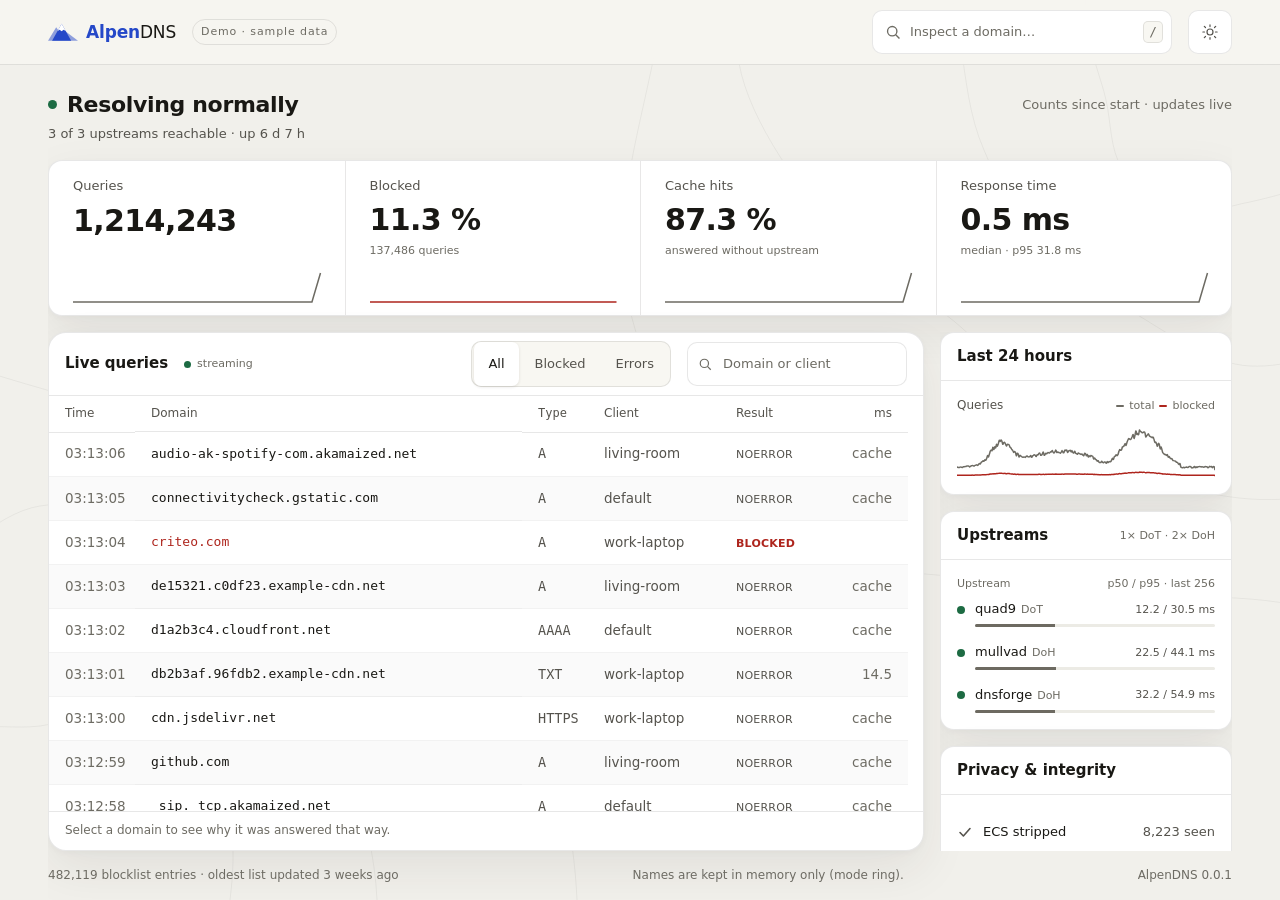
<file: index.html>
<!DOCTYPE html>
<html lang="en">
<head>
<meta charset="utf-8">
<meta name="viewport" content="width=device-width, initial-scale=1">
<title>AlpenDNS</title>
<style>
:root {
  color-scheme: light;

  --ground: #f1f0eb;
  --surface: #ffffff;
  --surface-2: #f8f7f2;
  --surface-3: #ecebe5;
  --glass: rgba(247, 246, 241, 0.86);
  --glass-strong: rgba(251, 250, 246, 0.92);
  --edge: rgba(255, 255, 255, 0.9);
  --hairline: rgba(25, 24, 20, 0.10);
  --hairline-strong: rgba(25, 24, 20, 0.20);
  --hairline-soft: rgba(25, 24, 20, 0.055);
  --shadow:
    0 18px 48px rgba(48, 42, 32, 0.08),
    0 2px 8px rgba(48, 42, 32, 0.04);
  --shadow-sheet:
    0 32px 80px rgba(48, 42, 32, 0.18),
    0 4px 16px rgba(48, 42, 32, 0.08);
  --blur: blur(20px) saturate(140%);

  --text: #191814;
  --muted: #55534d;
  --faint: #6d6b63;
  --accent: #2548c8;
  --accent-soft: rgba(37, 72, 200, 0.09);
  --on-accent: #ffffff;
  --danger: #ae251d;
  --warn: #7a4a00;
  --success: #1d6b43;
  --selection: #ebedfa;
  --row-alt: rgba(25, 24, 20, 0.018);
  --row-hover: rgba(37, 72, 200, 0.05);
  --contour: rgba(25, 24, 20, 0.05);

  --band-1: #6d6a61;
  --band-2: #8a877d;
  --band-3: #aaa79c;
  --band-4: #cbc8bd;

  --sans: system-ui, -apple-system, "Segoe UI", Roboto, "Helvetica Neue", Arial, sans-serif;
  --mono: ui-monospace, SFMono-Regular, "SF Mono", Menlo, Consolas,
    "DejaVu Sans Mono", "Ubuntu Mono", "Noto Sans Mono", "Cascadia Mono", monospace;

  --t-micro: 0.6875rem;
  --t-small: 0.8125rem;
  --t-body: 0.9375rem;
  --t-mark: 1.0625rem;
  --t-figure: 1.875rem;
  --t-lead: 1.375rem;

  --s-4: 0.25rem;
  --s-8: 0.5rem;
  --s-16: 1rem;
  --s-24: 1.5rem;
  --s-32: 2rem;
  --s-48: 3rem;

  --page: 1400px;
  --radius: 14px;
  --radius-large: 18px;
}

:root[data-theme="dark"] {
  color-scheme: dark;

  --ground: #1b1a18;
  --surface: #232220;
  --surface-2: #262523;
  --surface-3: #2d2b28;
  --glass: rgba(35, 34, 32, 0.86);
  --glass-strong: rgba(36, 35, 33, 0.93);
  --edge: rgba(255, 255, 255, 0.08);
  --hairline: rgba(255, 255, 255, 0.10);
  --hairline-strong: rgba(255, 255, 255, 0.22);
  --hairline-soft: rgba(255, 255, 255, 0.055);
  --shadow:
    0 18px 48px rgba(0, 0, 0, 0.35),
    0 2px 8px rgba(0, 0, 0, 0.20);
  --shadow-sheet:
    0 32px 80px rgba(0, 0, 0, 0.55),
    0 4px 16px rgba(0, 0, 0, 0.30);

  --text: #f2efe9;
  --muted: #bcb7ad;
  --faint: #a5a097;
  --accent: #9db4ff;
  --accent-soft: rgba(157, 180, 255, 0.14);
  --on-accent: #14161f;
  --danger: #ff9a90;
  --warn: #e6b062;
  --success: #7fd3a6;
  --selection: rgba(157, 180, 255, 0.16);
  --row-alt: rgba(255, 255, 255, 0.022);
  --row-hover: rgba(157, 180, 255, 0.08);
  --contour: rgba(255, 255, 255, 0.055);

  --band-1: #b9b4aa;
  --band-2: #928e85;
  --band-3: #6e6b64;
  --band-4: #4b4944;
}

*,
*::before,
*::after {
  box-sizing: border-box;
}

[hidden] {
  display: none !important;
}

html,
body {
  height: 100%;
}

body {
  margin: 0;
  background: var(--ground);
  color: var(--text);
  font-family: var(--sans);
  font-size: var(--t-body);
  line-height: 1.45;
  -webkit-font-smoothing: antialiased;
  overflow: hidden;
}

h1,
h2,
p,
figure,
ol,
ul,
dl,
dd {
  margin: 0;
}

ul,
ol {
  padding: 0;
  list-style: none;
}

button,
input {
  font: inherit;
  color: inherit;
}

button {
  cursor: pointer;
}

a {
  color: var(--accent);
}

code,
kbd {
  font-family: var(--mono);
  font-size: 0.85em;
}

kbd {
  border: 1px solid var(--hairline);
  border-radius: 5px;
  padding: 1px 5px;
  color: var(--faint);
  background: var(--surface-2);
}

svg {
  display: block;
}

:focus-visible {
  outline: 2px solid var(--accent);
  outline-offset: 2px;
}

.sr-only {
  position: absolute;
  width: 1px;
  height: 1px;
  margin: -1px;
  padding: 0;
  overflow: hidden;
  clip-path: inset(50%);
  white-space: nowrap;
  border: 0;
}

.wrap {
  width: min(calc(100% - 96px), var(--page));
  margin-inline: auto;
}

.ground {
  position: fixed;
  inset: 0;
  z-index: -1;
  background: var(--ground);
  overflow: hidden;
}

.contours {
  position: absolute;
  inset: 0;
  width: 100%;
  height: 100%;
  color: var(--contour);
}

.shell {
  display: grid;
  grid-template-rows: auto minmax(0, 1fr);
  height: 100dvh;
  overflow: hidden;
}

.topbar {
  position: sticky;
  top: 0;
  z-index: 20;
  background: var(--glass);
  backdrop-filter: var(--blur);
  border-bottom: 1px solid var(--hairline);
}

.topbar-inner {
  display: flex;
  align-items: center;
  gap: var(--s-16);
  height: 64px;
}

.mark {
  display: flex;
  align-items: center;
  gap: var(--s-8);
  font-size: var(--t-mark);
  letter-spacing: -0.01em;
}

.logo {
  width: 30px;
  height: 18px;
}

.logo path {
  stroke: none;
}

.logo .ridge-back {
  fill: var(--accent);
  opacity: 0.5;
}

.logo .ridge-front {
  fill: var(--accent);
}

.logo .snow {
  fill: var(--on-accent);
}

.wordmark {
  font-weight: 500;
}

.wordmark b {
  color: var(--accent);
  font-weight: 650;
}

.command-trigger {
  display: flex;
  align-items: center;
  gap: var(--s-8);
  margin-left: auto;
  width: 300px;
  height: 44px;
  padding: 0 var(--s-8) 0 12px;
  border: 1px solid var(--hairline);
  border-radius: 10px;
  background: var(--surface);
  color: var(--faint);
  text-align: left;
  transition: border-color 120ms ease, color 120ms ease;
}

.command-trigger:hover {
  border-color: var(--hairline-strong);
  color: var(--muted);
}

.command-trigger svg {
  width: 17px;
  height: 17px;
  fill: none;
  stroke: currentColor;
  stroke-width: 1.6;
  flex: none;
}

.command-trigger span {
  flex: 1;
  font-size: var(--t-small);
  overflow: hidden;
  text-overflow: ellipsis;
  white-space: nowrap;
}

.theme-toggle {
  display: grid;
  place-items: center;
  width: 44px;
  height: 44px;
  border: 1px solid var(--hairline);
  border-radius: 10px;
  background: var(--surface);
  color: var(--muted);
  transition: color 120ms ease, border-color 120ms ease;
}

.theme-toggle:hover {
  color: var(--text);
}

.theme-toggle svg {
  width: 18px;
  height: 18px;
  fill: none;
  stroke: currentColor;
  stroke-width: 1.6;
  stroke-linecap: round;
}

.icon-moon {
  display: none;
}

:root[data-theme="dark"] .icon-sun {
  display: none;
}

:root[data-theme="dark"] .icon-moon {
  display: block;
}

.main {
  display: grid;
  grid-template-rows: auto auto minmax(0, 1fr) auto;
  gap: var(--s-16);
  min-height: 0;
  padding-block: var(--s-24) var(--s-16);
  overflow: hidden;
}

.statusline {
  display: grid;
  gap: var(--s-4);
}

.verdict-row {
  display: flex;
  align-items: baseline;
  justify-content: space-between;
  gap: var(--s-16);
}

.verdict {
  display: flex;
  align-items: center;
  gap: 10px;
  font-size: var(--t-lead);
  font-weight: 600;
  letter-spacing: -0.015em;
}

.status-detail {
  color: var(--muted);
  font-size: var(--t-small);
}

.live-note {
  color: var(--faint);
  font-size: var(--t-small);
  font-variant-numeric: tabular-nums;
}

.dot {
  width: 9px;
  height: 9px;
  border-radius: 50%;
  background: var(--muted);
  flex: none;
}

.dot.is-live {
  background: var(--success);
}

.dot.is-stale {
  background: transparent;
  border: 1.5px solid var(--muted);
}

.metrics {
  display: grid;
  grid-template-columns: repeat(4, minmax(0, 1fr));
  background: var(--surface);
  border: 1px solid var(--hairline);
  border-radius: var(--radius);
  box-shadow: var(--shadow);
}

.metric {
  display: grid;
  grid-template-rows: auto auto auto 38px;
  row-gap: 2px;
  min-width: 0;
  padding: var(--s-16) var(--s-24);
}

.metric + .metric {
  border-left: 1px solid var(--hairline);
}

.metric-label {
  color: var(--muted);
  font-size: var(--t-small);
}

.metric-value {
  font-size: var(--t-figure);
  font-weight: 600;
  letter-spacing: -0.02em;
  font-variant-numeric: tabular-nums;
  white-space: nowrap;
}

.metric-sub {
  min-height: 1.15em;
  color: var(--faint);
  font-size: var(--t-micro);
  font-variant-numeric: tabular-nums;
}

.spark {
  width: 100%;
  height: 36px;
  margin-top: var(--s-8);
  overflow: visible;
}

.spark path {
  fill: none;
  stroke: var(--faint);
  stroke-width: 1.5;
}

.spark .line-blocked {
  stroke: var(--danger);
}

.layout {
  display: grid;
  grid-template-columns: minmax(0, 3fr) minmax(0, 1fr);
  gap: var(--s-16);
  min-height: 0;
}

.panel {
  background: var(--surface);
  border: 1px solid var(--hairline);
  border-radius: var(--radius);
  box-shadow: var(--shadow);
}

.queries {
  display: grid;
  grid-template-rows: auto minmax(0, 1fr) auto;
  min-height: 0;
  border-radius: var(--radius-large);
}

.panel-head {
  display: flex;
  align-items: center;
  gap: var(--s-16);
  min-height: 60px;
  padding: var(--s-8) var(--s-16);
  border-bottom: 1px solid var(--hairline);
}

.panel-head h2 {
  font-size: 0.9375rem;
  font-weight: 600;
}

.panel-body {
  padding: var(--s-16);
}

.head-title {
  display: flex;
  align-items: center;
  gap: var(--s-16);
  min-width: 0;
}

.stream-flag {
  display: inline-flex;
  align-items: center;
  gap: 6px;
  color: var(--faint);
  font-size: var(--t-micro);
}

.stream-flag .dot {
  width: 7px;
  height: 7px;
  background: var(--success);
}

.stream-flag.is-off .dot {
  background: var(--muted);
}

.filters {
  display: flex;
  gap: 2px;
  margin-left: auto;
  padding: 0 2px;
  border: 1px solid var(--hairline);
  border-radius: 10px;
  background: var(--surface-2);
}

.chip {
  height: 44px;
  min-height: 44px;
  padding: 0 14px;
  border: 0;
  border-radius: 7px;
  background: transparent;
  color: var(--muted);
  font-size: var(--t-small);
  transition: background-color 120ms ease, color 120ms ease;
}

.chip:hover {
  color: var(--text);
}

.chip.is-active {
  background: var(--surface);
  color: var(--text);
  box-shadow: 0 1px 3px rgba(48, 42, 32, 0.12);
}

.search {
  display: flex;
  align-items: center;
  gap: var(--s-8);
  width: 220px;
  height: 44px;
  padding: 0 10px;
  border: 1px solid var(--hairline);
  border-radius: 10px;
  background: var(--surface);
  color: var(--faint);
}

.search svg {
  width: 15px;
  height: 15px;
  fill: none;
  stroke: currentColor;
  stroke-width: 1.6;
  flex: none;
}

.search input {
  width: 100%;
  min-width: 0;
  border: 0;
  background: transparent;
  font-size: var(--t-small);
  outline: none;
}

.search input::placeholder {
  color: var(--faint);
}

.log {
  position: relative;
  min-height: 0;
  overflow-y: scroll;
  scrollbar-gutter: stable;
}

.log-table {
  width: 100%;
  border-collapse: collapse;
  table-layout: fixed;
}

.log-table th {
  position: sticky;
  top: 0;
  z-index: 2;
  height: 36px;
  padding: 0 var(--s-16);
  border-bottom: 1px solid var(--hairline);
  background: var(--surface);
  color: var(--muted);
  font-size: 0.75rem;
  font-weight: 500;
  text-align: left;
}

.log-table td {
  height: 44px;
  padding: 0 var(--s-16);
  border-bottom: 1px solid var(--hairline-soft);
  font-size: 0.84375rem;
  vertical-align: middle;
}

.log-table tbody tr {
  transition: background-color 120ms ease;
}

.log-table tbody tr:nth-child(even) {
  background: var(--row-alt);
}

.log-table tbody tr:hover {
  background: var(--row-hover);
}

.log-table tbody tr.is-selected {
  background: var(--selection);
}

.c-time {
  width: 86px;
  color: var(--faint);
  font-variant-numeric: tabular-nums;
}

.c-type {
  width: 66px;
  color: var(--muted);
  font-family: var(--mono);
  font-size: 0.75rem;
}

.c-client {
  width: 132px;
  color: var(--muted);
  overflow: hidden;
  text-overflow: ellipsis;
  white-space: nowrap;
}

.c-result {
  width: 112px;
}

.c-ms {
  width: 76px;
  text-align: right;
  color: var(--faint);
  font-variant-numeric: tabular-nums;
}

.log-table th.c-ms {
  text-align: right;
}

.c-name {
  display: flex;
  align-items: center;
  gap: var(--s-8);
  min-width: 0;
}

.name-button {
  display: block;
  max-width: 100%;
  height: 44px;
  margin-left: -6px;
  padding: 0 6px;
  border: 0;
  border-radius: 6px;
  background: transparent;
  color: var(--text);
  font-family: var(--mono);
  font-size: 0.8125rem;
  text-align: left;
  overflow: hidden;
  text-overflow: ellipsis;
  white-space: nowrap;
  transition: background-color 120ms ease, color 120ms ease;
}

.name-button:hover {
  color: var(--accent);
}

.name-static {
  display: inline-block;
  overflow: hidden;
  text-overflow: ellipsis;
  white-space: nowrap;
  color: var(--muted);
  font-family: var(--mono);
  font-size: 0.8125rem;
}

.is-blocked .name-button,
.is-blocked .name-static {
  color: var(--danger);
}

.times {
  color: var(--faint);
  font-family: var(--mono);
  font-size: var(--t-micro);
}

.result {
  font-size: var(--t-micro);
  font-weight: 500;
  letter-spacing: 0.02em;
}

.result.is-blocked {
  color: var(--danger);
  font-weight: 600;
}

.result.is-error {
  color: var(--warn);
}

.result.is-muted {
  color: var(--muted);
}

.log-foot {
  padding: 10px var(--s-16);
  border-top: 1px solid var(--hairline);
  color: var(--faint);
  font-size: 0.75rem;
}

.empty {
  display: grid;
  justify-items: center;
  align-content: center;
  gap: var(--s-8);
  padding: var(--s-32);
  color: var(--muted);
  text-align: center;
  font-size: var(--t-small);
}

.log > .log-table[hidden] + .empty {
  height: 100%;
}

.log-table td.is-warn {
  color: var(--warn);
}

.empty p {
  max-width: 340px;
}

.empty-icon {
  width: 26px;
  height: 26px;
  fill: none;
  stroke: var(--faint);
  stroke-width: 1.5;
  stroke-linecap: round;
  stroke-linejoin: round;
}

.side {
  display: flex;
  flex-direction: column;
  gap: var(--s-16);
  min-height: 0;
  padding-bottom: var(--s-16);
  overflow-y: auto;
}

.side-panel .panel-head {
  min-height: 48px;
}

.side-panel .panel-head .note {
  margin-left: auto;
  color: var(--faint);
  font-size: var(--t-micro);
}

.side-panel .empty {
  padding: var(--s-16) 0;
}

.chart figcaption {
  display: flex;
  align-items: center;
  justify-content: space-between;
  gap: var(--s-8);
  color: var(--muted);
  font-size: 0.75rem;
}

.key {
  display: inline-flex;
  align-items: center;
  gap: 5px;
  color: var(--faint);
  font-size: var(--t-micro);
}

.swatch {
  width: 8px;
  height: 2px;
  border-radius: 1px;
}

.sw-total {
  background: var(--faint);
}

.sw-blocked {
  background: var(--danger);
}

.graph {
  width: 100%;
  height: 56px;
  margin-top: var(--s-8);
}

.graph path {
  fill: none;
  stroke-width: 1.5;
}

.line-total {
  stroke: var(--faint);
}

.line-blocked {
  stroke: var(--danger);
}

.up-columns {
  display: flex;
  justify-content: space-between;
  gap: var(--s-8);
  margin-bottom: var(--s-8);
  color: var(--faint);
  font-size: var(--t-micro);
}

.upstreams {
  display: grid;
  gap: var(--s-16);
}

.upstream {
  display: grid;
  grid-template-columns: 10px minmax(0, 1fr) auto;
  grid-template-areas:
    "dot name latency"
    ". bar bar";
  align-items: center;
  gap: 5px var(--s-8);
}

.up-dot {
  grid-area: dot;
  width: 8px;
  height: 8px;
  border-radius: 50%;
  background: var(--success);
}

.up-dot.is-down {
  border: 1.5px solid var(--muted);
  background: transparent;
}

.up-name {
  grid-area: name;
  font-size: var(--t-small);
  overflow: hidden;
  text-overflow: ellipsis;
  white-space: nowrap;
}

.up-transport {
  margin-left: 5px;
  color: var(--faint);
  font-size: var(--t-micro);
}

.up-latency {
  grid-area: latency;
  color: var(--muted);
  font-size: var(--t-micro);
  font-variant-numeric: tabular-nums;
  white-space: nowrap;
}

.up-latency .is-warn {
  color: var(--warn);
}

.up-bar {
  grid-area: bar;
  display: block;
  height: 3px;
  border-radius: 2px;
  background: var(--surface-3);
  overflow: hidden;
}

.up-bar span {
  display: block;
  height: 100%;
  background: var(--band-1);
}

.privacy {
  display: grid;
}

.privacy-row {
  display: grid;
  grid-template-columns: 18px minmax(0, 1fr) auto;
  align-items: center;
  gap: var(--s-8);
  min-height: 44px;
  padding: 0;
  border-bottom: 1px solid var(--hairline-soft);
  font-size: var(--t-small);
}

.privacy-row:last-child {
  border-bottom: 0;
}

.privacy-row .state svg {
  width: 16px;
  height: 16px;
  fill: none;
  stroke: var(--muted);
  stroke-width: 1.6;
  stroke-linecap: round;
  stroke-linejoin: round;
}

.privacy-row .state .is-off {
  display: none;
}

.privacy-row.is-off .state .is-on {
  display: none;
}

.privacy-row.is-off .state .is-off {
  display: block;
}

.privacy-row.is-off .privacy-label,
.privacy-row.is-off .privacy-value {
  color: var(--faint);
}

.privacy-value {
  color: var(--muted);
  font-variant-numeric: tabular-nums;
  text-align: right;
}

.link {
  padding: 0 0 0 6px;
  border: 0;
  background: none;
  color: var(--accent);
  font-size: var(--t-micro);
  min-height: 44px;
  text-decoration: underline;
  text-underline-offset: 2px;
}

.bar {
  display: flex;
  height: 8px;
  margin-bottom: var(--s-16);
  border-radius: 4px;
  background: var(--surface-3);
  overflow: hidden;
}

.bar span {
  display: block;
  height: 100%;
}

.band-1 {
  background: var(--band-1);
}

.band-2 {
  background: var(--band-2);
}

.band-3 {
  background: var(--band-3);
}

.band-4 {
  background: var(--band-4);
}

.legend {
  display: grid;
  gap: 6px;
}

.legend li {
  display: grid;
  grid-template-columns: 8px minmax(0, 1fr) auto;
  align-items: center;
  gap: var(--s-8);
  color: var(--muted);
  font-size: var(--t-micro);
}

.legend .swatch {
  width: 8px;
  height: 8px;
  border-radius: 2px;
}

.legend .count {
  color: var(--faint);
  font-variant-numeric: tabular-nums;
}

.top {
  display: grid;
  gap: 7px;
}

.top li {
  display: grid;
  grid-template-columns: minmax(0, 1fr) auto;
  align-items: baseline;
  gap: var(--s-8);
  font-size: var(--t-small);
}

.top-name {
  font-family: var(--mono);
  font-size: var(--t-micro);
  overflow: hidden;
  text-overflow: ellipsis;
  white-space: nowrap;
}

.top li.is-blocked .top-name {
  color: var(--danger);
}

.top-count {
  color: var(--faint);
  font-size: var(--t-micro);
  font-variant-numeric: tabular-nums;
}

.flagged {
  display: grid;
  gap: var(--s-16);
}

.flagged li {
  display: grid;
  gap: 3px;
  padding-bottom: var(--s-16);
  border-bottom: 1px solid var(--hairline-soft);
}

.flagged li:last-child {
  padding-bottom: 0;
  border-bottom: 0;
}

.flagged .subject {
  font-family: var(--mono);
  font-size: var(--t-small);
  overflow: hidden;
  text-overflow: ellipsis;
}

.flagged .meta {
  display: flex;
  flex-wrap: wrap;
  gap: var(--s-8);
  color: var(--faint);
  font-size: var(--t-micro);
}

.flagged .why {
  color: var(--muted);
  font-size: 0.75rem;
}

.flagged .actions {
  display: flex;
  gap: var(--s-8);
  margin-top: 5px;
}

.flagged .actions button {
  height: 44px;
  padding: 0 12px;
  border: 1px solid var(--hairline);
  border-radius: 8px;
  background: var(--surface);
  color: var(--muted);
  font-size: var(--t-micro);
}

.flagged .actions button:hover {
  color: var(--text);
  border-color: var(--hairline-strong);
}

.pagefoot {
  display: flex;
  align-items: center;
  justify-content: space-between;
  gap: var(--s-16);
  color: var(--faint);
  font-size: 0.75rem;
}

.pagefoot p {
  overflow: hidden;
  text-overflow: ellipsis;
  white-space: nowrap;
}

.sheet {
  position: fixed;
  top: 88px;
  right: max(var(--s-24), calc((100vw - var(--page)) / 2));
  left: auto;
  width: min(430px, calc(100vw - 32px));
  max-height: calc(100dvh - 120px);
  margin: 0;
  padding: 0;
  border: 1px solid var(--edge);
  border-radius: var(--radius-large);
  background: var(--glass-strong);
  backdrop-filter: var(--blur);
  box-shadow: var(--shadow-sheet);
  color: var(--text);
  overflow-y: auto;
}

.sheet::backdrop {
  background: rgba(25, 22, 16, 0.12);
}

.sheet-head {
  display: flex;
  align-items: flex-start;
  justify-content: space-between;
  gap: var(--s-16);
  padding: var(--s-16) var(--s-24) var(--s-8);
}

.sheet-kicker {
  color: var(--faint);
  font-size: var(--t-micro);
}

.sheet .subject {
  margin-top: 2px;
  color: var(--danger);
  font-family: var(--mono);
  font-size: 1.125rem;
  font-weight: 600;
  overflow-wrap: anywhere;
}

.sheet .subject.is-allowed {
  color: var(--text);
}

.context {
  margin-top: 2px;
  color: var(--muted);
  font-size: var(--t-micro);
  font-variant-numeric: tabular-nums;
}

.icon-button {
  display: grid;
  place-items: center;
  flex: none;
  width: 44px;
  height: 44px;
  border: 1px solid var(--hairline);
  border-radius: 10px;
  background: var(--surface);
  color: var(--muted);
}

.icon-button svg {
  width: 15px;
  height: 15px;
  fill: none;
  stroke: currentColor;
  stroke-width: 1.6;
  stroke-linecap: round;
}

.verdict-badge {
  padding: 0 var(--s-24) var(--s-8);
  color: var(--danger);
  font-size: var(--t-micro);
  font-weight: 600;
  letter-spacing: 0.04em;
}

.verdict-badge.is-allowed {
  color: var(--muted);
}

.pipeline {
  padding: var(--s-8) var(--s-24) var(--s-8);
  counter-reset: step;
}

.pipeline li {
  position: relative;
  display: grid;
  gap: 1px;
  padding: 0 0 var(--s-24) 38px;
  counter-increment: step;
}

.pipeline li:last-child {
  padding-bottom: var(--s-16);
}

.pipeline li::before {
  content: counter(step);
  position: absolute;
  top: -1px;
  left: 0;
  display: grid;
  place-items: center;
  width: 22px;
  height: 22px;
  border: 1px solid var(--hairline);
  border-radius: 50%;
  background: var(--surface);
  color: var(--muted);
  font-size: var(--t-micro);
  font-variant-numeric: tabular-nums;
}

.pipeline li:not(:last-child)::after {
  content: "";
  position: absolute;
  top: 24px;
  bottom: 2px;
  left: 11px;
  width: 1px;
  background: var(--hairline);
}

.pipeline li.is-key::before {
  border-color: var(--accent);
  color: var(--accent);
}

.step-label {
  font-size: var(--t-micro);
  font-weight: 600;
}

.step-detail {
  color: var(--muted);
  font-size: var(--t-small);
  overflow-wrap: anywhere;
}

.sheet .note {
  padding: 0 var(--s-24);
  color: var(--faint);
  font-size: var(--t-micro);
}

.sheet-actions {
  display: flex;
  gap: var(--s-8);
  padding: var(--s-16) var(--s-24) var(--s-24);
}

.primary {
  height: 44px;
  padding: 0 var(--s-16);
  border: 0;
  border-radius: 10px;
  background: var(--accent);
  color: var(--on-accent);
  font-weight: 600;
}

.primary:hover {
  filter: brightness(1.06);
}

.secondary {
  height: 44px;
  padding: 0 var(--s-16);
  border: 1px solid var(--hairline-strong);
  border-radius: 10px;
  background: transparent;
  color: var(--text);
}

.secondary:hover {
  background: var(--surface-2);
}

.commandbar {
  position: fixed;
  top: 84px;
  left: 50%;
  width: min(560px, calc(100vw - 32px));
  margin: 0;
  padding: 0;
  border: 1px solid var(--edge);
  border-radius: var(--radius);
  background: var(--glass-strong);
  backdrop-filter: var(--blur);
  box-shadow: var(--shadow-sheet);
  color: var(--text);
  transform: translateX(-50%);
}

.commandbar::backdrop {
  background: rgba(25, 22, 16, 0.10);
}

.commandbar form {
  display: flex;
  align-items: center;
  gap: 10px;
  padding: 0 var(--s-16);
}

.commandbar svg {
  width: 18px;
  height: 18px;
  fill: none;
  stroke: var(--muted);
  stroke-width: 1.6;
  flex: none;
}

.commandbar input {
  flex: 1;
  min-width: 0;
  height: 56px;
  border: 0;
  background: transparent;
  font-size: 1rem;
  outline: none;
}

.commandbar input::placeholder {
  color: var(--faint);
}

.login {
  position: fixed;
  top: 50%;
  left: 50%;
  display: grid;
  gap: var(--s-16);
  width: min(420px, calc(100vw - 32px));
  padding: var(--s-32);
  transform: translate(-50%, -50%);
}

.login .mark {
  margin-bottom: var(--s-8);
}

.login label {
  color: var(--muted);
  font-size: var(--t-small);
}

.login input {
  height: 44px;
  padding: 0 12px;
  border: 1px solid var(--hairline);
  border-radius: 10px;
  background: var(--surface-2);
}

.login .primary {
  margin-top: var(--s-8);
}

.token-path {
  white-space: nowrap;
}

.info-button {
  display: inline-grid;
  place-items: center;
  width: var(--s-16);
  height: var(--s-16);
  margin-left: var(--s-4);
  padding: 0;
  border: 1px solid var(--hairline-strong);
  border-radius: 50%;
  background: transparent;
  color: var(--muted);
  font-family: var(--mono);
  font-size: var(--t-micro);
  line-height: 1;
  vertical-align: middle;
}

.info-button:hover {
  border-color: var(--text);
  color: var(--text);
}

.token-help {
  width: min(420px, calc(100vw - 32px));
  padding: var(--s-24);
  font-size: var(--t-small);
}

.token-help h2 {
  margin-bottom: var(--s-16);
  font-size: var(--t-mark);
  font-weight: 600;
}

.token-help p + p {
  margin-top: var(--s-8);
}

.token-help code {
  word-break: break-word;
}

.note {
  color: var(--muted);
  font-size: var(--t-small);
}

.error {
  color: var(--text);
  font-weight: 600;
  font-size: var(--t-small);
}

.notice {
  margin-top: var(--s-32);
  padding: var(--s-24);
}

@keyframes row-in {
  from {
    opacity: 0;
    transform: translateY(-4px);
  }
}

.log-table tbody tr {
  animation: row-in 140ms ease-out both;
}

@media (prefers-reduced-motion: reduce) {
  *,
  *::before,
  *::after {
    animation: none !important;
    transition: none !important;
  }
}

@media (prefers-reduced-transparency: reduce) {
  .topbar,
  .sheet,
  .commandbar {
    background: var(--surface);
    backdrop-filter: none;
  }
}

@media (max-width: 1100px) {
  .search {
    width: 170px;
  }

  .metric {
    padding-inline: var(--s-16);
  }
}

@media (max-width: 1000px) {
  body {
    overflow: auto;
  }

  .wrap {
    width: min(calc(100% - 32px), var(--page));
  }

  .shell {
    height: auto;
    min-height: 100dvh;
    overflow: visible;
  }

  .main {
    display: flex;
    flex-direction: column;
    height: auto;
    padding-block: var(--s-16);
    overflow: visible;
  }

  .layout {
    grid-template-columns: 1fr;
  }

  .queries {
    height: 72vh;
  }

  .side {
    overflow: visible;
    padding-bottom: 0;
  }

  .metrics {
    grid-template-columns: repeat(2, minmax(0, 1fr));
  }

  .metric + .metric {
    border-left: 0;
  }

  .metric:nth-child(even) {
    border-left: 1px solid var(--hairline);
  }

  .metric:nth-child(n + 3) {
    border-top: 1px solid var(--hairline);
  }

  .panel-head {
    flex-wrap: wrap;
    gap: var(--s-8);
  }

  .filters {
    margin-left: 0;
  }

  .search {
    width: 100%;
  }

  .sheet {
    top: auto;
    right: 8px;
    bottom: 8px;
    left: 8px;
    width: auto;
    max-height: 84dvh;
  }

  .pagefoot {
    flex-wrap: wrap;
  }
}

@media (max-width: 720px) {
  .c-client,
  .c-type {
    display: none;
  }

  .log-table th,
  .log-table td {
    padding-inline: 8px;
  }

  .c-time {
    width: 72px;
  }

  .c-result {
    width: 96px;
  }

  .c-ms {
    width: 56px;
  }

  .command-trigger {
    width: 44px;
    justify-content: center;
    padding: 0;
  }

  .command-trigger span,
  .command-trigger kbd {
    display: none;
  }

  .verdict-row {
    flex-direction: column;
    align-items: flex-start;
    gap: var(--s-4);
  }

  .pagefoot {
    flex-direction: column;
    align-items: flex-start;
    gap: 2px;
  }

  .pagefoot p {
    white-space: normal;
  }
}
</style>
<script>
// Vor dem ersten Zeichnen, und deshalb im Kopf statt in app.js: stünde die Wahl
// erst am Ende des Dokuments, blitzte bei jedem Laden kurz das helle Thema auf.
// Ohne eigene Wahl gilt die des Systems.
try {
  var saved = localStorage.getItem("alpendns.theme");
  if (saved !== "dark" && saved !== "light") {
    saved = matchMedia("(prefers-color-scheme: dark)").matches ? "dark" : "light";
  }
  document.documentElement.dataset.theme = saved;
} catch (e) {
  // Ohne Speicher bleibt es beim hellen Thema, das :root festlegt.
}
</script>
</head>
<body>

<div class="ground" aria-hidden="true">
  <svg class="contours" viewBox="0 0 1440 900" preserveAspectRatio="xMidYMid slice">
    <g fill="none" stroke="currentColor" stroke-width="1">
      <path d="M1516 40C1514 63 1500 86 1488 106C1477 125 1464 144 1448 158C1431 171 1410 178 1390 185C1370 192 1352 197 1330 202C1308 206 1280 217 1259 212C1237 206 1214 187 1202 168C1190 150 1191 121 1186 100C1181 78 1173 61 1170 40C1167 19 1162 -6 1168 -27C1174 -48 1189 -69 1205 -85C1220 -102 1240 -120 1261 -128C1281 -135 1309 -138 1330 -133C1351 -127 1368 -107 1386 -96C1405 -86 1420 -80 1440 -70C1459 -59 1489 -49 1502 -31C1515 -13 1518 17 1516 40Z"/>
      <path d="M1652 40C1646 78 1611 116 1589 147C1566 178 1540 197 1517 227C1494 257 1480 304 1449 328C1418 351 1369 368 1330 366C1291 364 1251 335 1216 314C1182 294 1150 273 1125 245C1099 218 1078 185 1064 150C1049 116 1046 79 1040 40C1035 1 1019 -46 1028 -85C1037 -124 1062 -173 1095 -195C1127 -217 1184 -213 1223 -217C1263 -222 1293 -220 1330 -222C1367 -225 1407 -241 1443 -234C1480 -227 1520 -206 1551 -181C1581 -156 1610 -120 1627 -83C1644 -46 1659 2 1652 40Z"/>
      <path d="M1724 40C1721 97 1742 151 1732 207C1722 263 1703 333 1666 376C1628 419 1563 446 1507 466C1451 487 1387 503 1330 499C1273 495 1211 472 1163 443C1115 415 1085 366 1042 328C999 290 941 265 903 217C866 169 816 99 817 40C817 -19 869 -87 906 -136C944 -184 997 -213 1041 -249C1085 -285 1120 -325 1169 -349C1217 -374 1273 -386 1330 -394C1387 -401 1450 -406 1510 -394C1570 -382 1650 -363 1690 -320C1730 -277 1745 -194 1750 -134C1756 -74 1727 -17 1724 40Z"/>
      <path d="M1964 40C1974 117 1948 208 1918 284C1888 359 1843 439 1785 495C1727 551 1646 603 1570 620C1495 638 1408 605 1330 599C1252 593 1187 595 1105 583C1023 572 906 577 840 530C774 482 725 380 707 298C690 216 723 120 737 40C752 -40 764 -114 795 -182C826 -250 872 -311 923 -367C973 -424 1030 -473 1098 -520C1166 -568 1248 -644 1330 -655C1412 -665 1522 -634 1589 -585C1656 -536 1687 -429 1732 -362C1776 -294 1819 -246 1858 -179C1896 -112 1954 -37 1964 40Z"/>
      <path d="M310 900C308 925 306 951 297 973C288 996 271 1015 254 1034C238 1054 222 1077 199 1091C177 1105 146 1122 120 1120C94 1118 67 1094 46 1078C25 1063 13 1042 -5 1025C-24 1009 -52 998 -67 978C-82 957 -95 926 -96 900C-97 874 -85 844 -73 820C-61 796 -45 770 -25 755C-4 740 25 734 49 729C73 724 95 729 120 726C145 723 172 707 199 709C226 711 263 720 281 739C300 758 305 795 310 821C315 848 313 875 310 900Z"/>
      <path d="M457 900C459 943 452 988 441 1033C429 1078 419 1135 389 1169C359 1203 303 1227 258 1234C214 1241 164 1215 120 1210C76 1206 38 1214 -7 1206C-52 1199 -112 1195 -148 1168C-184 1141 -209 1087 -224 1043C-240 998 -243 946 -238 900C-234 854 -218 806 -195 770C-171 734 -128 713 -97 683C-65 654 -43 623 -7 594C29 564 75 513 120 506C165 498 226 522 266 548C305 575 329 626 357 663C384 701 411 733 428 772C445 812 455 857 457 900Z"/>
      <path d="M657 900C659 969 656 1051 624 1109C593 1167 520 1209 465 1245C411 1282 355 1295 298 1329C240 1362 187 1430 120 1449C53 1467 -42 1469 -104 1440C-166 1410 -213 1330 -252 1272C-291 1213 -319 1151 -337 1089C-356 1027 -365 962 -362 900C-360 838 -339 781 -324 716C-308 651 -307 570 -271 509C-235 449 -172 373 -106 353C-41 333 52 369 120 388C188 407 239 442 300 466C360 491 431 499 483 537C534 576 580 637 609 697C638 758 654 831 657 900Z"/>
    </g>
  </svg>
</div>

<noscript>
  <div class="wrap">
    <p class="panel notice">This page needs JavaScript for the live stream.
    The data itself is served under <code>/api/status</code>.</p>
  </div>
</noscript>

<form id="login" class="login panel" hidden>
  <h1 class="mark">
    <svg class="logo" viewBox="0 0 44 26" role="img" aria-label="Alpen">
      <path class="ridge-back" d="M0 26 L12 6 L19 16 L23 10 L44 26 Z"/>
      <path class="ridge-front" d="M6 26 L20 1 L34 26 Z"/>
      <path class="snow" d="M20 1 L26 11.5 L22.9 9.6 L20 12 L17.1 9.6 L14 11.5 Z"/>
    </svg>
    <span class="wordmark"><b>Alpen</b>DNS</span>
  </h1>
  <p class="note">The API token is in the file
  <span class="token-path"><code>/var/lib/alpendns/api.token</code><button type="button"
  class="info-button" popovertarget="token-help" aria-label="About the API token">i</button></span>.</p>
  <div id="token-help" class="token-help panel" popover>
    <h2>API token</h2>
    <p>Run this on the server to show it:</p>
    <p><code>sudo cat /var/lib/alpendns/api.token</code></p>
    <p>Did you set a different path? Then check <code>token_file</code> under
    <code>[api]</code> in <code>/etc/alpendns/alpendns.toml</code>.</p>
    <p>The path in use is also in the startup log:
    <code>sudo journalctl -u alpendns -g token_file</code></p>
  </div>
  <label for="token">Token</label>
  <input id="token" type="password" autocomplete="off" spellcheck="false">
  <button type="submit" class="primary">Sign in</button>
  <p id="login-error" class="error" hidden></p>
</form>

<div id="app" class="shell" hidden>

  <header class="topbar">
    <div class="wrap topbar-inner">
      <h1 class="mark">
        <svg class="logo" viewBox="0 0 44 26" role="img" aria-label="Alpen">
          <path class="ridge-back" d="M0 26 L12 6 L19 16 L23 10 L44 26 Z"/>
          <path class="ridge-front" d="M6 26 L20 1 L34 26 Z"/>
          <path class="snow" d="M20 1 L26 11.5 L22.9 9.6 L20 12 L17.1 9.6 L14 11.5 Z"/>
        </svg>
        <span class="wordmark"><b>Alpen</b>DNS</span>
      </h1>

      <button type="button" class="command-trigger" id="command-open">
        <svg viewBox="0 0 20 20" aria-hidden="true">
          <circle cx="8.5" cy="8.5" r="5.5"/>
          <path d="M12.6 12.6 17 17"/>
        </svg>
        <span>Inspect a domain…</span>
        <kbd>/</kbd>
      </button>

      <button type="button" class="theme-toggle" id="theme-toggle"
              aria-label="Switch to dark mode">
        <svg class="icon-sun" viewBox="0 0 24 24" aria-hidden="true">
          <circle cx="12" cy="12" r="4"/>
          <path d="M12 2.5v2.2M12 19.3v2.2M4.4 4.4l1.6 1.6M18 18l1.6 1.6M2.5 12h2.2M19.3 12h2.2M4.4 19.6L6 18M18 6l1.6-1.6"/>
        </svg>
        <svg class="icon-moon" viewBox="0 0 24 24" aria-hidden="true">
          <path d="M20.5 14.6A8.6 8.6 0 0 1 9.4 3.5a8.6 8.6 0 1 0 11.1 11.1z"/>
        </svg>
      </button>
    </div>
  </header>

  <main class="wrap main">

    <section class="statusline" aria-labelledby="verdict">
      <div class="verdict-row">
        <h2 class="verdict" id="verdict">
          <span class="dot is-live" id="health-dot" aria-hidden="true"></span>
          <span id="health">Resolving normally</span>
        </h2>
        <p class="live-note"><span id="counts-note">Counts since start</span> ·
          <span id="stream-state">updates live</span></p>
      </div>
      <p class="status-detail" id="status-detail">–</p>
    </section>

    <section class="metrics" aria-labelledby="h-metrics">
      <h2 id="h-metrics" class="sr-only">Key figures</h2>

      <div class="metric">
        <span class="metric-label">Queries</span>
        <span class="metric-value" id="m-queries">–</span>
        <span class="metric-sub" id="m-queries-sub"></span>
        <svg class="spark" viewBox="0 0 240 36" preserveAspectRatio="none"
             role="img" aria-label="Queries per second in the last minute">
          <path id="s-queries" vector-effect="non-scaling-stroke" d=""/>
        </svg>
      </div>

      <div class="metric">
        <span class="metric-label">Blocked</span>
        <span class="metric-value" id="m-blocked">–</span>
        <span class="metric-sub" id="m-blocked-sub"></span>
        <svg class="spark" viewBox="0 0 240 36" preserveAspectRatio="none"
             role="img" aria-label="Blocked share per second in the last minute">
          <path id="s-blocked" class="line-blocked" vector-effect="non-scaling-stroke" d=""/>
        </svg>
      </div>

      <div class="metric">
        <span class="metric-label">Cache hits</span>
        <span class="metric-value" id="m-cache">–</span>
        <span class="metric-sub" id="m-cache-sub">answered without upstream</span>
        <svg class="spark" viewBox="0 0 240 36" preserveAspectRatio="none"
             role="img" aria-label="Cache hit share per second in the last minute">
          <path id="s-cache" vector-effect="non-scaling-stroke" d=""/>
        </svg>
      </div>

      <div class="metric">
        <span class="metric-label">Response time</span>
        <span class="metric-value" id="m-latency">–</span>
        <span class="metric-sub" id="m-latency-sub"></span>
        <svg class="spark" viewBox="0 0 240 36" preserveAspectRatio="none"
             role="img" aria-label="Mean response time per second in the last minute">
          <path id="s-latency" vector-effect="non-scaling-stroke" d=""/>
        </svg>
      </div>
    </section>

    <div class="layout">

      <section class="panel queries" aria-labelledby="h-live">
        <div class="panel-head">
          <div class="head-title">
            <h2 id="h-live">Live queries</h2>
            <span class="stream-flag" id="stream-flag">
              <span class="dot" aria-hidden="true"></span>
              <span id="stream-flag-text">streaming</span>
            </span>
          </div>

          <div class="filters" role="group" aria-label="Filter queries">
            <button type="button" class="chip is-active" data-filter="all"
                    aria-pressed="true">All</button>
            <button type="button" class="chip" data-filter="blocked"
                    aria-pressed="false">Blocked</button>
            <button type="button" class="chip" data-filter="errors"
                    aria-pressed="false">Errors</button>
          </div>

          <label class="search" for="log-search">
            <svg viewBox="0 0 20 20" aria-hidden="true">
              <circle cx="8.5" cy="8.5" r="5.5"/>
              <path d="M12.6 12.6 17 17"/>
            </svg>
            <input id="log-search" type="search" placeholder="Domain or client"
                   autocomplete="off" spellcheck="false">
          </label>
        </div>

        <div class="log" id="log-scroll" tabindex="0">
          <table class="log-table" id="log-table">
            <caption class="sr-only">The most recent queries</caption>
            <thead>
              <tr>
                <th class="c-time" scope="col">Time</th>
                <th class="c-name" scope="col">Domain</th>
                <th class="c-type" scope="col">Type</th>
                <th class="c-client" scope="col">Client</th>
                <th class="c-result" scope="col">Result</th>
                <th class="c-ms" scope="col">ms</th>
              </tr>
            </thead>
            <tbody id="log"></tbody>
          </table>
          <div class="empty" id="log-empty">
            <svg class="empty-icon" viewBox="0 0 24 24" aria-hidden="true">
              <path d="M3 12h4l3-7 4 14 3-7h4"/>
            </svg>
            <p id="log-empty-note">No query answered yet. New ones appear here on their own.</p>
          </div>
        </div>

        <p class="log-foot" id="log-foot">Select a domain to see why it was answered that way.</p>
      </section>

      <aside class="side" id="side">

        <section class="panel side-panel" aria-labelledby="h-day">
          <div class="panel-head">
            <h2 id="h-day">Last 24 hours</h2>
          </div>
          <div class="panel-body">
            <figure class="chart" id="chart-traffic">
              <figcaption>
                <span>Queries</span>
                <span class="key">
                  <span class="swatch sw-total" aria-hidden="true"></span>total
                  <span class="swatch sw-blocked" aria-hidden="true"></span>blocked
                </span>
              </figcaption>
              <svg class="graph" viewBox="0 0 240 56" preserveAspectRatio="none"
                   role="img" aria-label="Queries and blocked queries in the last 24 hours">
                <path id="day-queries" class="line-total" vector-effect="non-scaling-stroke" d=""/>
                <path id="day-blocked" class="line-blocked" vector-effect="non-scaling-stroke" d=""/>
              </svg>
            </figure>
            <div class="empty" id="day-empty">
              <svg class="empty-icon" viewBox="0 0 24 24" aria-hidden="true">
                <path d="M4 19h16M4 19V5M8 15l4-5 3 3 4-6"/>
              </svg>
              <p>The time series starts on startup and lives only in memory.
              The first point appears after five minutes.</p>
            </div>
          </div>
        </section>

        <section class="panel side-panel" aria-labelledby="h-up">
          <div class="panel-head">
            <h2 id="h-up">Upstreams</h2>
            <p class="note" id="up-note"></p>
          </div>
          <div class="panel-body">
            <p class="up-columns"><span>Upstream</span><span>p50 / p95 · last 256</span></p>
            <ul class="upstreams" id="upstreams" aria-labelledby="h-up"></ul>
          </div>
        </section>

        <section class="panel side-panel" aria-labelledby="h-privacy">
          <div class="panel-head">
            <h2 id="h-privacy">Privacy &amp; integrity</h2>
          </div>
          <div class="panel-body">
            <ul class="privacy" id="privacy">
              <li class="privacy-row">
                <span class="state" aria-hidden="true">
                  <svg class="is-on" viewBox="0 0 16 16"><path d="M3 8.5 6.4 12 13 4.5"/></svg>
                  <svg class="is-off" viewBox="0 0 16 16"><path d="M4 8h8"/></svg>
                </span>
                <span class="privacy-label">ECS stripped</span>
                <span class="privacy-value" id="pc-ecs">–</span>
              </li>
              <li class="privacy-row">
                <span class="state" aria-hidden="true">
                  <svg class="is-on" viewBox="0 0 16 16"><path d="M3 8.5 6.4 12 13 4.5"/></svg>
                  <svg class="is-off" viewBox="0 0 16 16"><path d="M4 8h8"/></svg>
                </span>
                <span class="privacy-label">EDNS padding</span>
                <span class="privacy-value" id="pc-pad">–</span>
              </li>
              <li class="privacy-row">
                <span class="state" aria-hidden="true">
                  <svg class="is-on" viewBox="0 0 16 16"><path d="M3 8.5 6.4 12 13 4.5"/></svg>
                  <svg class="is-off" viewBox="0 0 16 16"><path d="M4 8h8"/></svg>
                </span>
                <span class="privacy-label">DNSSEC validation</span>
                <span class="privacy-value" id="pc-secure">–</span>
              </li>
              <li class="privacy-row">
                <span class="state" aria-hidden="true">
                  <svg class="is-on" viewBox="0 0 16 16"><path d="M3 8.5 6.4 12 13 4.5"/></svg>
                  <svg class="is-off" viewBox="0 0 16 16"><path d="M4 8h8"/></svg>
                </span>
                <span class="privacy-label">Bogus answers dropped</span>
                <span class="privacy-value"><span id="pc-bogus">–</span>
                  <button type="button" class="link" id="bogus-review" hidden>Review</button></span>
              </li>
              <li class="privacy-row">
                <span class="state" aria-hidden="true">
                  <svg class="is-on" viewBox="0 0 16 16"><path d="M3 8.5 6.4 12 13 4.5"/></svg>
                  <svg class="is-off" viewBox="0 0 16 16"><path d="M4 8h8"/></svg>
                </span>
                <span class="privacy-label">0x20 randomization</span>
                <span class="privacy-value" id="pc-case">–</span>
              </li>
              <li class="privacy-row">
                <span class="state" aria-hidden="true">
                  <svg class="is-on" viewBox="0 0 16 16"><path d="M3 8.5 6.4 12 13 4.5"/></svg>
                  <svg class="is-off" viewBox="0 0 16 16"><path d="M4 8h8"/></svg>
                </span>
                <span class="privacy-label">DNS cookies</span>
                <span class="privacy-value" id="pc-cookie">–</span>
              </li>
            </ul>
          </div>
        </section>

        <section class="panel side-panel" aria-labelledby="h-reasons">
          <div class="panel-head">
            <h2 id="h-reasons">Block reasons</h2>
          </div>
          <div class="panel-body">
            <div class="bar" id="reason-bar" hidden></div>
            <ul class="legend" id="reason-legend"></ul>
            <div class="empty" id="reason-empty">
              <svg class="empty-icon" viewBox="0 0 24 24" aria-hidden="true">
                <path d="M5 12h14M12 5v14"/>
              </svg>
              <p>Nothing blocked yet. As soon as a rule matches, it will be listed here.</p>
            </div>
          </div>
        </section>

        <section class="panel side-panel" aria-labelledby="h-flagged">
          <div class="panel-head">
            <h2 id="h-flagged">Flagged</h2>
            <p class="note" id="flagged-note"></p>
          </div>
          <div class="panel-body">
            <ul class="flagged" id="flagged" aria-labelledby="h-flagged"></ul>
            <div class="empty" id="flagged-empty">
              <svg class="empty-icon" viewBox="0 0 24 24" aria-hidden="true">
                <path d="M12 4v10M12 18h.01"/>
              </svg>
              <p id="flagged-note-empty">No heuristic has flagged anything.</p>
            </div>
          </div>
        </section>

        <section class="panel side-panel" aria-labelledby="h-top">
          <div class="panel-head">
            <h2 id="h-top">Top names</h2>
          </div>
          <div class="panel-body">
            <ol class="top" id="top" aria-labelledby="h-top"></ol>
            <div class="empty" id="top-empty">
              <svg class="empty-icon" viewBox="0 0 24 24" aria-hidden="true">
                <path d="M8 6h11M8 12h11M8 18h11M4 6h.01M4 12h.01M4 18h.01"/>
              </svg>
              <p id="top-note">No name seen often enough yet.</p>
            </div>
          </div>
        </section>

      </aside>
    </div>

    <footer class="pagefoot">
      <p id="foot-lists">–</p>
      <p id="foot-mode">–</p>
      <p id="foot-version">–</p>
    </footer>

  </main>
</div>

<dialog id="inspector" class="sheet" aria-labelledby="inspect-name">
  <div class="sheet-head">
    <div>
      <p class="sheet-kicker">Why this answer</p>
      <h2 id="inspect-name" class="subject">–</h2>
      <p class="context" id="inspect-meta"></p>
    </div>
    <button type="button" class="icon-button" id="inspect-close" aria-label="Close">
      <svg viewBox="0 0 20 20" aria-hidden="true"><path d="M5 5l10 10M15 5 5 15"/></svg>
    </button>
  </div>

  <p class="verdict-badge" id="inspect-verdict" hidden></p>

  <ol class="pipeline" id="inspect-steps"></ol>

  <p class="note" id="inspect-note">Evaluated now against the current lists, not
  replayed from the log.</p>

  <div class="sheet-actions">
    <button type="button" class="primary" id="inspect-allow" hidden>Allow this domain</button>
    <button type="button" class="secondary" id="inspect-copy">Copy trace</button>
  </div>
</dialog>

<dialog id="command" class="commandbar" aria-labelledby="command-title">
  <form id="command-form" novalidate>
    <svg viewBox="0 0 20 20" aria-hidden="true">
      <circle cx="8.5" cy="8.5" r="5.5"/>
      <path d="M12.6 12.6 17 17"/>
    </svg>
    <h2 id="command-title" class="sr-only">Inspect a domain</h2>
    <input id="command-input" type="text" placeholder="Inspect a domain…"
           autocomplete="off" spellcheck="false" aria-labelledby="command-title">
    <kbd>Esc</kbd>
  </form>
</dialog>

<script>
"use strict";

function sparkSlot(now, slotMs) {
  return Math.floor(now / slotMs);
}

function emptySparkBucket() {
  return { queries: 0, blocked: 0, cache: 0, ms: 0 };
}

function sparkPoint(bucket, seconds) {
  const queries = bucket.queries;
  return {
    queries: queries / seconds,
    blocked: queries ? (bucket.blocked / queries) * 100 : 0,
    cache: queries ? (bucket.cache / queries) * 100 : 0,
    latency: queries ? bucket.ms / queries : 0,
  };
}

function createSpark(size, slotMs, now) {
  return {
    size,
    slotMs,
    slot: sparkSlot(now, slotMs),
    bucket: emptySparkBucket(),
    series: {
      queries: new Array(size).fill(0),
      blocked: new Array(size).fill(0),
      cache: new Array(size).fill(0),
      latency: new Array(size).fill(0),
    },
  };
}

function pushSparkPoint(spark, point) {
  for (const [name, values] of Object.entries(spark.series)) {
    values.push(point[name]);
    if (values.length > spark.size) values.shift();
  }
}

function rollSpark(spark, now) {
  const slot = sparkSlot(now, spark.slotMs);
  if (slot <= spark.slot) return false;
  pushSparkPoint(spark, sparkPoint(spark.bucket, spark.slotMs / 1000));
  const empty = sparkPoint(emptySparkBucket(), 1);
  const gap = Math.min(slot - spark.slot - 1, spark.size);
  for (let i = 0; i < gap; i += 1) pushSparkPoint(spark, empty);
  spark.slot = slot;
  spark.bucket = emptySparkBucket();
  return true;
}

function countSpark(spark, event, now) {
  const rolled = rollSpark(spark, now);
  spark.bucket.queries += 1 + (event.skipped ?? 0);
  if (event.blocked) spark.bucket.blocked += 1;
  if (event.source === "cache") spark.bucket.cache += 1;
  spark.bucket.ms += Number(event.ms ?? 0);
  return rolled;
}
</script>
<script>
// AlpenDNS — die Demo-Schicht.
//
// Diese Datei gehört nicht zum Produkt. `web/demo/build.sh` setzt sie beim
// Bauen der öffentlichen Demo zwischen `index.html` und `app.js` und ersetzt
// dort genau zwei Dinge: `fetch` und `EventSource`. Markup, Stylesheet und die
// Oberfläche selbst bleiben unverändert das, was der Server ausliefert — die
// Demo kann deshalb nicht anders aussehen als das Original, weil sie das
// Original *ist*, nur mit einer anderen Datenquelle.
//
// ── Die erfundene Anlage hat keinen Zustand ────────────────────────────────
//
// Jede Zahl ist eine reine Funktion der Uhrzeit, ermittelt über einen
// zustandslosen Hash statt über einen Zufallsgenerator. Das hat drei Folgen,
// und alle drei sind gewollt:
//
//   * Zwei Besucher zur selben Sekunde sehen dieselbe Seite.
//   * Ein Neuladen bringt dieselben Zeilen zurück — es waren Ereignisse dieser
//     erfundenen Welt, keine frisch gewürfelten.
//   * Das Ende von /api/recent schließt fugenlos an das erste Ereignis des
//     Live-Stroms an. Genau das kann ein Besucher nachsehen.
//
// Ein Zufallsgenerator mit Startwert könnte das nicht: sein Ergebnis hinge
// davon ab, wie viele Ziehungen vorher passiert sind, also davon, wann der
// Besucher gekommen ist.
//
// ── Was erfunden ist und was nicht ─────────────────────────────────────────
//
// Erfunden sind die Zahlen und der Haushalt, der sie erzeugt. *Nicht* erfunden
// sind die Wortlaute: die Entscheidungsketten stehen genauso in
// `src/trace.rs`, die Begründungen der Heuristiken genauso in `src/detect/`,
// die Liste mit den Resolvern, den Blocklisten, den Policies und dem Zeitplan
// steht genauso in `config/alpendns.example.toml`. Die Demo erfindet keine
// Vokabeln, sie erfindet einen Haushalt.
"use strict";

(function () {
  // ── Zufall, der keiner ist ───────────────────────────────────────────────

  /** Ein 32-Bit-Hash. Derselbe Einsatz, dasselbe Ergebnis — immer. */
  function hash32(x) {
    x = Math.imul(x ^ (x >>> 16), 0x45d9f3b);
    x = Math.imul(x ^ (x >>> 16), 0x45d9f3b);
    return (x ^ (x >>> 16)) >>> 0;
  }

  /** Eine Zahl in [0,1) — bestimmt durch (Sekunde, Nummer, Zweck). */
  function rnd(sec, k, salt) {
    return (
      hash32((sec | 0) + Math.imul(k + 1, 0x9e3779b1) + Math.imul(salt, 0x85ebca6b)) /
      4294967296
    );
  }

  /** FNV-1a über einen Namen. Namen sind stabil, also auch ihr Weg. */
  function stringHash(text) {
    let hash = 2166136261;
    for (let index = 0; index < text.length; index += 1) {
      hash ^= text.charCodeAt(index);
      hash = Math.imul(hash, 16777619);
    }
    return hash;
  }

  const gauss = (x, mu, sigma) => Math.exp(-0.5 * ((x - mu) / sigma) ** 2);

  // ── Die Uhr ──────────────────────────────────────────────────────────────

  const BUCKET_SECONDS = 300;
  const BUCKETS = 288; // 24 Stunden
  const AGGREGATE_K = 5; // wie [privacy.logging] aggregate_k
  const VERSION = "0.0.1"; // wie env!("CARGO_PKG_VERSION")
  const UPTIME_SECONDS = 6 * 86400 + 7 * 3600 + 42 * 60;

  const nowSec = () => Math.floor(Date.now() / 1000);

  function hourOf(sec) {
    const at = new Date(sec * 1000);
    return at.getHours() + at.getMinutes() / 60 + at.getSeconds() / 3600;
  }

  function isWeekend(sec) {
    const day = new Date(sec * 1000).getDay();
    return day === 0 || day === 6;
  }

  /** Wann der erfundene Prozess gestartet ist. Absolut verankert, nicht an
   *  Mitternacht: sonst sprängen Laufzeit und Zähler für jeden um, der die
   *  Seite über Nacht offen lässt. */
  const START = nowSec() - UPTIME_SECONDS;

  // ── Der Tagesgang ────────────────────────────────────────────────────────

  /** Anfragen je Sekunde. Der Sockel ist bewusst hoch: eine Demo, die nachts
   *  stillsteht, sieht aus wie eine kaputte. */
  function qps(sec) {
    const hour = hourOf(sec);
    const weekend = isWeekend(sec);
    let value = 0.9;
    value += (weekend ? 1.6 : 2.2) * gauss(hour, weekend ? 9.5 : 7.3, weekend ? 1.6 : 0.9);
    value += (weekend ? 1.9 : 1.6) * gauss(hour, 13.0, 3.4);
    value -= 0.7 * gauss(hour, 17.2, 0.9); // die Pendlerdelle
    value += 3.4 * gauss(hour, 20.4, weekend ? 1.9 : 1.6);
    return Math.max(0.25, value);
  }

  // ── Der Haushalt ─────────────────────────────────────────────────────────

  /** Ein Gerät. `profile` ist seine Tagesform — ein Tablet ist nachmittags und
   *  abends da, ein Arbeitsrechner vormittags, der Drucker immer. */
  const CLIENTS = [
    { name: "kids-tablet", ip: "10.0.10.42", policy: "kids", weight: 0.62, profile: "kids" },
    { name: "kids-phone", ip: "10.0.10.51", policy: "kids", weight: 0.38, profile: "kids" },
    { name: "living-room", ip: "10.0.10.60", policy: "default", weight: 1.0, profile: "evening" },
    { name: "work-laptop", ip: "10.0.10.20", policy: "default", weight: 1.0, profile: "work" },
    // Kein Eintrag in der Konfiguration: Drucker, Thermostat, Gäste. Die
    // Policy heißt dann "default", und genau so steht es im Protokoll.
    { name: "default", ip: "–", policy: "default", weight: 0.55, profile: "flat" },
  ];

  const PROFILES = {
    kids: (h) => 0.02 + 1.0 * gauss(h, 19.5, 3.0) + 0.55 * gauss(h, 8.0, 1.1),
    evening: (h) => 0.45 + 1.6 * gauss(h, 20.0, 3.0),
    work: (h) => 0.25 + 1.3 * gauss(h, 11.5, 3.2) + 0.5 * gauss(h, 19.0, 2.0),
    flat: () => 0.55,
  };

  /** Der Zeitplan "bedtime" aus der Beispielkonfiguration: montags bis
   *  donnerstags und sonntags von 21:00 bis 07:00 wird für die Policy "kids"
   *  alles außer der Allowlist geblockt. */
  function inBedtime(sec) {
    const at = new Date(sec * 1000);
    const day = at.getDay();
    if (day === 5 || day === 6) return false; // Freitag und Samstag sind frei
    const hour = hourOf(sec);
    return hour >= 21 || hour < 7;
  }

  // ── Namen ────────────────────────────────────────────────────────────────

  /** Die Töpfe. `share` ist der Anteil an allen Anfragen, `boost` die
   *  Tagesform, `blocked` die Zugehörigkeit zu einer der Listen. Nur Werbung
   *  und Telemetrie stehen darauf — deshalb ist die Grundblockrate dieses
   *  Haushalts genau die Summe ihrer beiden Anteile, und deshalb steht sie
   *  nirgends als Zahl, sondern wird überall ausgerechnet. */
  const POOLS = [
    { key: "ads", share: 0.06, blocked: true, boost: (h) => 0.7 + 0.5 * gauss(h, 20.0, 3.5) },
    { key: "telemetry", share: 0.035, blocked: true, boost: () => 1 },
    { key: "streaming", share: 0.16, boost: (h) => 1 + 2.0 * gauss(h, 20.4, 2.0) },
    { key: "cdn", share: 0.2, boost: () => 1 },
    { key: "platform", share: 0.14, boost: () => 1 },
    { key: "work", share: 0.16, boost: (h) => 0.6 + 0.9 * gauss(h, 11.5, 3.2) },
    { key: "lan", share: 0.045, boost: () => 1 },
    { key: "tail", share: 0.2, boost: () => 1 },
  ];

  /** Die Namen, die oft genug vorkommen, um gezählt zu werden.
   *
   *  `verdict` ist das, was die Policy mit ihnen macht: `blocked` steht auf
   *  einer der beiden Listen, `allowlisted` steht ebenfalls darauf, aber
   *  `local-allow` hat Vorrang, `flagged` fällt einer Heuristik auf — was
   *  nichts blockt, weil alle fünf auf `flag` stehen. `list` ist die Liste,
   *  die im Trefferfall im Trace steht. */
  const NAMES = [
    // Der Fernseher und die Musikanlage, abends.
    { pool: "streaming", name: "youtube.com", w: 9 },
    { pool: "streaming", name: "googlevideo.com", w: 7 },
    { pool: "streaming", name: "nflxvideo.net", w: 5 },
    { pool: "streaming", name: "audio-ak-spotify-com.akamaized.net", w: 4 },
    { pool: "streaming", name: "netflix.com", w: 3 },
    { pool: "streaming", name: "ttvnw.net", w: 2, list: "twitch" },

    // Was immer im Haus passiert, ohne dass jemand etwas anklickt.
    { pool: "cdn", name: "fonts.gstatic.com", w: 6 },
    { pool: "cdn", name: "cdn.jsdelivr.net", w: 4 },
    // Steht auf `oisd-big` und wird trotzdem durchgelassen: eine App braucht
    // sie, und `local-allow` hat Vorrang. Genau dafür gibt es die Allowlist.
    // Sie gehört in diesen Topf und nicht zu Werbung — nicht weil sie keine
    // wäre, sondern weil ein CDN eben ständig gefragt wird. Und weil sie ständig
    // gefragt wird, sieht ein Besucher sie auch: eine Freigabe, die im
    // Protokoll nie auftaucht, erklärt nichts.
    { pool: "cdn", name: "cdn.branch.io", w: 3, verdict: "allowlisted", list: "oisd-big" },
    { pool: "cdn", name: "d1a2b3c4.cloudfront.net", w: 3 },
    { pool: "cdn", name: "static.crates.io", w: 2 },
    { pool: "cdn", name: "objects.githubusercontent.com", w: 2 },

    { pool: "platform", name: "gs-loc.apple.com", w: 5 },
    { pool: "platform", name: "connectivitycheck.gstatic.com", w: 4 },
    { pool: "platform", name: "mesu.apple.com", w: 3 },
    { pool: "platform", name: "time.cloudflare.com", w: 3 },

    { pool: "work", name: "github.com", w: 4 },
    { pool: "work", name: "slack.com", w: 3 },
    { pool: "work", name: "api.github.com", w: 3 },
    { pool: "work", name: "registry.npmjs.org", w: 3 },
    { pool: "work", name: "crates.io", w: 2 },
    { pool: "work", name: "docs.rs", w: 2 },

    // Werbung und Messdienste. Das ist der Teil, der geblockt wird.
    { pool: "ads", name: "graph.facebook.com", w: 6, verdict: "blocked", list: "oisd-big" },
    { pool: "ads", name: "ads.doubleclick.net", w: 5, verdict: "blocked", list: "oisd-big" },
    { pool: "ads", name: "analytics.tiktok.com", w: 4, verdict: "blocked", list: "oisd-big" },
    { pool: "ads", name: "px.ads.linkedin.com", w: 3, verdict: "blocked", list: "oisd-big" },
    { pool: "ads", name: "app-measurement.com", w: 3, verdict: "blocked", list: "oisd-big" },
    { pool: "ads", name: "googlesyndication.com", w: 3, verdict: "blocked", list: "oisd-big" },
    { pool: "ads", name: "criteo.com", w: 2, verdict: "blocked", list: "oisd-big" },
    { pool: "ads", name: "scorecardresearch.com", w: 2, verdict: "blocked", list: "oisd-big" },
    { pool: "ads", name: "adsrvr.org", w: 2, verdict: "blocked", list: "oisd-big" },

    { pool: "telemetry", name: "vortex.data.microsoft.com", w: 3, verdict: "blocked", list: "stevenblack-unified" },
    { pool: "telemetry", name: "settings-win.data.microsoft.com", w: 2, verdict: "blocked", list: "stevenblack-unified" },
    { pool: "telemetry", name: "telemetry.mozilla.org", w: 2, verdict: "blocked", list: "stevenblack-unified" },
    { pool: "telemetry", name: "device-metrics-us.amazon.com", w: 2, verdict: "blocked", list: "stevenblack-unified" },
    { pool: "telemetry", name: "watson.telemetry.microsoft.com", w: 1, verdict: "blocked", list: "stevenblack-unified" },

    // Ging nie ins Internet. Der einzige Ort, an dem Klartext-DNS erlaubt ist.
    { pool: "lan", name: "nas.home.arpa", w: 3, forward: true },
    { pool: "lan", name: "ha.home.arpa", w: 2, forward: true },
    { pool: "lan", name: "drucker.home.arpa", w: 1, forward: true },
  ];

  /** Die drei Anfragen, die auffallen, ohne geblockt zu werden. Ein Gerät, das
   *  alle paar Minuten einen neuen Namen erfindet, eins, das Daten über DNS
   *  schaufelt, und eins, das auf eine private Adresse zeigt. */
  const FLAGGED = [
    {
      name: "kqxvbnzmrtwp3.com",
      detector: "dga",
      label: "Algorithmically generated name",
      score: "0.873",
      reason:
        "'kqxvbnzmrtwp3' does not fit naturally grown names: 4.1 bits of surprise per " +
        "character triple, longest consonant run 12, digit share 8 %",
    },
    {
      name: "y7hq2vxn8km4p.net",
      detector: "dga",
      label: "Algorithmically generated name",
      score: "0.941",
      reason:
        "'y7hq2vxn8km4p' does not fit naturally grown names: 4.6 bits of surprise per " +
        "character triple, longest consonant run 7, digit share 23 %",
    },
    {
      name: "9f2a1c8e4b7d3a6f1e5c.sync.telemetry-update.net",
      detector: "tunneling",
      label: "Tunneling",
      score: "0.910",
      reason:
        "Zone 'sync.telemetry-update.net': 412 unique subdomains in 1238 queries, " +
        "label entropy 3.9 bits/character, mean label length 28, 86 of them TXT/NULL",
    },
    {
      name: "b4e1d9a70c3f82.sync.telemetry-update.net",
      detector: "tunneling",
      label: "Tunneling",
      score: "0.884",
      reason:
        "Zone 'sync.telemetry-update.net': 388 unique subdomains in 1104 queries, " +
        "label entropy 3.8 bits/character, mean label length 26, 71 of them TXT/NULL",
    },
    {
      name: "cam.homeip.net",
      detector: "rebinding",
      label: "DNS rebinding",
      score: "1.000",
      reason: "Answer to public name 'cam.homeip.net' contains the private address 10.0.10.7",
    },
    {
      name: "nas.freeddns.org",
      detector: "rebinding",
      label: "DNS rebinding",
      score: "1.000",
      reason: "Answer to public name 'nas.freeddns.org' contains the private address 192.168.1.10",
    },
  ];

  const UPSTREAMS = [
    { name: "quad9", transport: "dot", rtt: 13 },
    { name: "mullvad", transport: "doh", rtt: 24 },
    { name: "dnsforge", transport: "doh", rtt: 33 },
  ];

  /** Die Registrable Domain — grob, aber ausreichend: die letzten zwei
   *  Marken. `split_by_zone` hasht sie, also geht alles unter derselben Domain
   *  immer denselben Weg. */
  function registrable(name) {
    const parts = name.split(".");
    return parts.length <= 2 ? name : parts.slice(-2).join(".");
  }

  function upstreamFor(name) {
    return hash32(stringHash(registrable(name))) % UPSTREAMS.length;
  }

  // ── Ziehen nach Gewicht ──────────────────────────────────────────────────

  function pick(list, value) {
    let total = 0;
    for (const entry of list) total += entry.weight;
    let rest = value * total;
    for (const entry of list) {
      rest -= entry.weight;
      if (rest <= 0) return entry.item;
    }
    return list.length ? list[list.length - 1].item : null;
  }

  function clientWeights(hour) {
    return CLIENTS.map((client) => ({
      weight: client.weight * PROFILES[client.profile](hour),
      item: client,
    }));
  }

  function poolWeights(hour) {
    return POOLS.map((pool) => ({
      weight: pool.share * pool.boost(hour),
      item: pool,
    }));
  }

  /** Eine feste Abweichung je Name, zwischen 0,9 und 1,1.
   *
   *  Ohne sie bekämen zwei Namen mit demselben Gewicht genau dieselbe Zahl —
   *  und zwei gleiche Zahlen nebeneinander in der Liste der häufigsten Namen
   *  verraten sofort, dass hier gerechnet und nicht gezählt wurde. Echter
   *  Verkehr bringt solche Gleichstände nicht hervor.
   *
   *  Die Abweichung hängt am Namen und nicht an der Uhr: derselbe Name hat
   *  morgen dasselbe Gewicht, sonst sprängen die Zahlen beim Neuladen. */
  const nameNoise = (name) => 0.9 + 0.2 * (hash32(stringHash(name)) / 4294967296);

  function nameWeights(pool) {
    return NAMES.filter((entry) => entry.pool === pool).map((entry) => ({
      weight: entry.w * nameNoise(entry.name),
      item: entry,
    }));
  }

  /** Der lange Schwanz: Namen, die einmal oder zweimal vorkommen und deshalb
   *  unter der k-Schwelle bleiben. Er darf keinen Namen erzeugen, der auch
   *  oben steht, sonst ginge die Rechnung im Top-Panel nicht auf. */
  function tailName(sec, k) {
    const roll = rnd(sec, k, 41);
    const hex = (n) => hash32(stringHash(String(sec) + ":" + k + ":" + n)).toString(16);
    if (roll < 0.4) return `${hex(1).slice(0, 12)}.cloudfront.net`;
    if (roll < 0.6) return `${hex(2)}${hex(3).slice(0, 8)}.s3.eu-central-1.amazonaws.com`;
    if (roll < 0.75) {
      const probes = ["wpad", "_dmarc", "_ldap._tcp", "autodiscover", "_sip._tcp"];
      const host = NAMES[Math.floor(rnd(sec, k, 42) * NAMES.length) % NAMES.length].name;
      return `${probes[Math.floor(rnd(sec, k, 43) * probes.length) % probes.length]}.${registrable(host)}`;
    }
    return `d${hex(4).slice(0, 6)}.${hex(5).slice(0, 6)}.example-cdn.net`;
  }

  // ── Ein einzelnes Ereignis ───────────────────────────────────────────────

  /** Wie viele Anfragen in diese Sekunde fallen. Der Nachkommateil wird
   *  ausgewürfelt, nicht abgeschnitten — sonst verschwände er. */
  function eventsInSecond(sec) {
    const rate = qps(sec);
    const whole = Math.floor(rate);
    const count = whole + (rnd(sec, 0, 2) < rate - whole ? 1 : 0);
    const events = [];
    for (let k = 0; k < count; k += 1) events.push(makeEvent(sec, k));
    return events;
  }

  function makeEvent(sec, k) {
    const hour = hourOf(sec);

    // 1. Aus welchem Topf kommt die Frage?
    const poolEntry = pick(poolWeights(hour), rnd(sec, k, 1));
    let entry;
    if (poolEntry.key === "tail") {
      // Der Schwanz ist fast immer langweilig; alle paar Minuten steht einer
      // der auffälligen Namen darin.
      const flagged = rnd(sec, k, 2) < 0.0125;
      if (flagged) {
        const found = FLAGGED[Math.floor(rnd(sec, k, 3) * FLAGGED.length) % FLAGGED.length];
        entry = { name: found.name, pool: "tail", flagged: found };
      } else {
        entry = { name: tailName(sec, k), pool: "tail" };
      }
    } else {
      entry = pick(nameWeights(poolEntry.key), rnd(sec, k, 4)) ?? { name: "example.com", pool: poolEntry.key };
    }

    // 2. Von welchem Gerät?
    const client = pick(clientWeights(hour), rnd(sec, k, 5));
    const inWindow = inBedtime(sec) && client.policy === "kids";

    // 3. Wie entscheidet die Policy? Die Reihenfolge ist die der echten
    //    Pipeline: Allowlist vor Blockliste, und ein Treffer auf der
    //    Allowlist beendet die Sache, bevor der Zeitplan greifen kann.
    const verdict = decide(entry, client, inWindow);

    // 4. Wie schnell, und mit welcher Antwort?
    //
    // Die Zahl entsteht genau einmal und wandert danach in die Zeile *und* in
    // die Kette. Zweimal gewürfelt wäre sie zweimal verschieden, und wer eine
    // langsame Zeile anklickt, läse in der Begründung eine schnelle.
    const cached = !verdict.blocked && rnd(sec, k, 6) < hitRate(hour) * (entry.pool === "tail" ? 0.55 : 1);
    const upstream = UPSTREAMS[upstreamFor(entry.name)];
    let ms;
    if (verdict.blocked) {
      ms = 0.08 + rnd(sec, k, 7) * 0.35; // synthetisiert, kein Weg nach draußen
    } else if (entry.forward) {
      ms = 0.9 + rnd(sec, k, 7) * 1.4; // ins eigene Netz, nicht ins Internet
    } else if (cached) {
      ms = 0.15 + rnd(sec, k, 7) * 1.0; // ein Speicherzugriff, kein Netz
    } else {
      ms = upstream.rtt + 0.8 + rnd(sec, k, 7) * 2.0;
      // Die eine Antwort in fünfzig, die hängt — und nur hier. Ein Cache-Treffer,
      // der 180 ms braucht, wäre keine Latenz, sondern Unsinn: die Kette daneben
      // sagt "from cache", und die Zahl widerspräche ihr.
      if (rnd(sec, k, 8) < 0.02) ms = 110 + rnd(sec, k, 9) * 130;
    }

    const roll = rnd(sec, k, 10);
    const rcode = verdict.blocked
      ? "NXDOMAIN"
      : roll < 0.965
        ? "NoError"
        : "NXDOMAIN"; // ein Tippfehler, ein umgezogener Name

    const types = ["A", "A", "A", "A", "A", "A", "A", "AAAA", "AAAA", "HTTPS", "TXT"];
    const type = types[Math.floor(rnd(sec, k, 11) * types.length) % types.length];

    const event = {
      sec,
      name: entry.name,
      type,
      client: client.name,
      blocked: verdict.blocked,
      source: verdict.blocked ? "blocked" : cached ? "cache" : "upstream",
      rcode,
      ms,
      why: [],
      findings: [],
    };

    // 5. Die Kette.
    const steps = [];
    if (client.name === "default") {
      steps.push("no client entry matches, 'default' applies");
    } else {
      steps.push(`Client '${client.name}' recognized by source address`);
    }
    steps.push(`Policy '${client.policy}'`);

    const temporary = decisions.get(entry.name);
    if (temporary && temporary.until > sec) {
      const left = temporary.until - sec;
      if (temporary.kind === "deny") {
        event.blocked = true;
        event.source = "blocked";
        event.rcode = "NXDOMAIN";
        steps.push(`temporary deny, ${left}s left`);
        steps.push("Answer synthesized locally, mode Nxdomain");
      } else {
        event.blocked = false;
        event.source = cached ? "cache" : "upstream";
        event.rcode = "NoError";
        steps.push(`temporary allow, ${left}s left`);
        steps.push(...resolution(entry, cached, upstream, sec, k, ms));
      }
    } else if (verdict.allowlisted) {
      steps.push(`Allowlist 'local-allow' line 118: 'branch.io'`);
      steps.push(...resolution(entry, cached, upstream, sec, k, ms));
    } else if (verdict.bySchedule) {
      steps.push("Schedule 'bedtime' active: everything except the allowlist is blocked");
      steps.push("Answer synthesized locally, mode Nxdomain");
    } else if (verdict.byBlocklist) {
      steps.push(blocklistStep(entry));
      steps.push("Answer synthesized locally, mode Nxdomain");
    } else {
      if (entry.flagged) {
        steps.push(
          `${entry.flagged.label} flags (score ${entry.flagged.score}): ${entry.flagged.reason}`,
        );
        event.findings.push({
          detector: entry.flagged.detector,
          label: entry.flagged.label,
          score: entry.flagged.score,
          action: "flag",
          reason: entry.flagged.reason,
        });
      }
      steps.push(...resolution(entry, cached, upstream, sec, k, ms));
    }

    event.why = steps;
    return event;
  }

  /** Alles, was nach der Policy passiert: Cache oder Weg nach draußen. Ein
   *  Cache-Treffer hat keinen DNSSEC-Schritt — es gab nichts nachzurechnen.
   *
   *  `ms` kommt von außen herein und wird hier nicht noch einmal bestimmt: die
   *  Zeile im Protokoll und der Satz in der Kette sind zwei Ansichten derselben
   *  Antwort, und zwei Ansichten dürfen sich nicht widersprechen. */
  function resolution(entry, cached, upstream, sec, k, ms) {
    if (entry.forward) {
      return [`Upstream '10.0.0.1' answered in ${ms.toFixed(1)}ms`];
    }
    if (cached) {
      const left = 30 + Math.floor(rnd(sec, k, 12) * 280);
      return [`from cache (valid, ${left} s left)`];
    }
    // Die Prüfung fällt im Transport, der Upstream-Eintrag danach im Pool —
    // deshalb steht DNSSEC vor dem Resolver und nicht dahinter.
    const verdict = rnd(sec, k, 13) < 0.94 ? "Secure" : "Insecure";
    return [
      `DNSSEC verified locally: ${verdict}`,
      `Upstream '${upstream.name}' answered in ${ms.toFixed(1)}ms`,
    ];
  }

  function blocklistStep(entry) {
    // Eine Wildcard-Liste trifft die Domain, nicht den gefragten Namen.
    // Deshalb steht im Trace bei oisd-big etwas anderes als das Gefragte.
    const matched = entry.list === "oisd-big" ? registrable(entry.name) : entry.name;
    const line = 1 + (hash32(stringHash(entry.name)) % 204000);
    return `Blocklist '${entry.list}' line ${line}: '${matched}'`;
  }

  /** Was die Policy mit einem Namen macht. Die Reihenfolge ist die der echten
   *  Pipeline und keine Erfindung dieser Datei. */
  function decide(entry, client, inWindow) {
    if (entry.verdict === "allowlisted") return { blocked: false, allowlisted: true };
    if (inWindow) return { blocked: true, bySchedule: true };
    if (entry.verdict === "blocked") return { blocked: true, byBlocklist: true };
    return { blocked: false };
  }

  /** Wie oft der Cache greift. Nachts fast immer, zur Abendspitze seltener:
   *  dann kommen viele Namen zum ersten Mal. */
  const hitRate = (hour) => 0.93 - 0.15 * gauss(hour, 20.4, 3.0);

  // ── Was ein Besucher anklicken kann ──────────────────────────────────────

  /** Befristete Freigaben und Sperren. Der einzige Zustand dieser Datei — und
   *  er gehört dem Besucher, nicht der erfundenen Anlage. */
  const decisions = new Map();

  // ── Die Zeitreihe ────────────────────────────────────────────────────────

  const bucketIndex = (sec) => Math.floor(sec / BUCKET_SECONDS);

  /** Der Teil des laufenden Eimers, der bereits vergangen ist — 1 für jeden
   *  abgeschlossenen Eimer.
   *
   *  Der Boden von vier Sekunden ist Absicht: eine Kurve, deren rechte Kante in
   *  den ersten Sekunden eines Eimers platt am Boden klebt und dann springt,
   *  sieht aus, als hätte der Server ausgesetzt.
   *
   *  Die Funktion steht hier und nicht zweimal, weil `history()` und `totals()`
   *  dieselben Eimer verschieden gerechnet haben — eins gegen vier Sekunden.
   *  Der Unterschied ist winzig und trotzdem falsch: die Kurve und die Kennzahl
   *  daneben zeigten für dieselbe Viertelstunde zwei Zahlen. */
  const bucketFraction = (index, now) =>
    index === bucketIndex(now) ? Math.max(now - index * BUCKET_SECONDS, 4) / BUCKET_SECONDS : 1;

  /** Ein Eimer à fünf Minuten. `fraction` ist der Teil, der bereits vergangen
   *  ist: der neueste Eimer wächst noch, genau wie beim echten Ring. */
  function bucketAt(index, fraction) {
    const start = index * BUCKET_SECONDS;
    const span = BUCKET_SECONDS * fraction;
    const jitter = 0.92 + 0.16 * rnd(index, 3, 21);
    const queries = qps(start) * span * jitter;

    const hour = hourOf(start);
    const { byList, bySchedule } = blockedShares(start, hour);
    const blockedByList = queries * byList;
    const blockedBySchedule = queries * bySchedule;
    const blocked = blockedByList + blockedBySchedule;

    // Was nicht geblockt wurde, lief durch den Cache. Treffer und Fehler
    // ergeben zusammen genau diese Menge — sonst widerspräche die Trefferquote
    // der Anfragenzahl.
    const answered = queries - blocked;
    const misses = answered * (1 - hitRate(hour));
    const hits = answered - misses;

    // split_by_zone teilt nahezu gleichmäßig auf; die Abweichung ist
    // Stichprobenrauschen, kein Muster.
    const parts = UPSTREAMS.map((upstream, slot) => {
      const share = 1 / UPSTREAMS.length + (rnd(index, slot + 1, 22) - 0.5) * 0.06;
      return { weight: Math.max(0.01, share), item: upstream };
    });
    const spread = parts.reduce((sum, part) => sum + part.weight, 0);

    return {
      queries,
      blocked,
      cache_hits: hits,
      cache_misses: misses,
      upstreams: parts.map((part) => (misses * part.weight) / spread),
      // Die Aufteilung nach Grund. Sie steht nicht in der Antwort an die Seite
      // — dort steht sie in `/api/status` als Summe —, sondern nur hier, damit
      // `totals()` sie aufaddieren kann. `publicBucket()` wirft sie wieder weg.
      by_list: blockedByList,
      by_schedule: blockedBySchedule,
    };
  }

  /** Ein Eimer in der Form, die `/api/history` ausliefert — und in genau dieser.
   *  Die Zerlegung nach Grund gehört nicht dazu; sie käme in der echten Antwort
   *  auch nicht vor, und ein Feld, das nur die Demo hat, wäre eine Einladung,
   *  sich darauf zu verlassen. */
  function publicBucket(bucket) {
    return {
      queries: bucket.queries,
      blocked: bucket.blocked,
      cache_hits: bucket.cache_hits,
      cache_misses: bucket.cache_misses,
      upstreams: bucket.upstreams,
    };
  }

  /** Wie sich die Anfragen dieser Stunde aufteilen: der Anteil, den die
   *  Blocklisten nehmen, und der, den der Zeitplan nimmt.
   *
   *  Beides wird aus denselben Töpfen und Profilen abgeleitet, aus denen auch
   *  die Ereignisse entstehen. Eine Konstante hier wäre bequemer und falsch:
   *  die Kurve über 24 Stunden und das Protokoll daneben zeigten dann zwei
   *  verschiedene Anlagen.
   *
   *  Die Reihenfolge aus `decide()` steckt in der zweiten Zeile: der Zeitplan
   *  greift vor der Liste, also nimmt er der Liste die Fälle weg, in denen er
   *  selbst zuschlägt. Ohne das Faktorenspiel zählte eine Abfrage zweimal. */
  function blockedShares(sec, hour) {
    const pools = poolWeights(hour);
    const poolTotal = pools.reduce((sum, entry) => sum + entry.weight, 0);
    const listed =
      pools.filter((entry) => entry.item.blocked).reduce((sum, entry) => sum + entry.weight, 0) /
      poolTotal;

    const clients = clientWeights(hour);
    const clientTotal = clients.reduce((sum, entry) => sum + entry.weight, 0);
    const kids =
      clients.filter((entry) => entry.item.policy === "kids").reduce((sum, entry) => sum + entry.weight, 0) /
      clientTotal;
    const bySchedule = inBedtime(sec) ? kids : 0;

    return { byList: listed * (1 - bySchedule), bySchedule };
  }

  /** Die 24 Stunden bis jetzt, ältester Eimer zuerst — wie die echte Ansicht. */
  function history() {
    const now = nowSec();
    const current = bucketIndex(now);
    const buckets = [];
    for (let offset = BUCKETS - 1; offset >= 0; offset -= 1) {
      const index = current - offset;
      buckets.push(publicBucket(bucketAt(index, bucketFraction(index, now))));
    }
    return {
      bucket_seconds: BUCKET_SECONDS,
      upstreams: UPSTREAMS.map((upstream) => upstream.name),
      buckets,
    };
  }

  /** Alles seit dem Start des erfundenen Prozesses. Dieselbe Eimerfunktion wie
   *  die 24-Stunden-Ansicht — die Kennzahlen und die Kurve können deshalb
   *  nicht auseinanderlaufen. */
  let totalsCache = { at: 0, value: null };

  function totals() {
    const now = nowSec();
    if (totalsCache.value && totalsCache.at === now) return totalsCache.value;

    const first = bucketIndex(START);
    const current = bucketIndex(now);
    const sum = {
      queries: 0,
      blocked: 0,
      byList: 0,
      bySchedule: 0,
      hits: 0,
      misses: 0,
      upstreams: UPSTREAMS.map(() => 0),
    };
    for (let index = first; index <= current; index += 1) {
      const bucket = bucketAt(index, bucketFraction(index, now));
      sum.queries += bucket.queries;
      sum.blocked += bucket.blocked;
      sum.byList += bucket.by_list;
      sum.bySchedule += bucket.by_schedule;
      sum.hits += bucket.cache_hits;
      sum.misses += bucket.cache_misses;
      bucket.upstreams.forEach((value, slot) => {
        sum.upstreams[slot] += value;
      });
    }
    totalsCache = { at: now, value: sum };
    return sum;
  }

  // ── Die obersten Namen ───────────────────────────────────────────────────

  /** Wie oft jeder Name über einen Tag gerechnet vorkommt, als Anteil an allen
   *  Anfragen.
   *
   *  Dieselbe Verteilung, aus der auch die Ereignisse gezogen werden — nur über
   *  24 Stunden aufsummiert statt für eine Sekunde ausgewertet. Der Tag wird
   *  stündlich abgetastet; die Töpfe ändern sich nur mit der Stunde, und die
   *  Gewichte innerhalb eines Topfes gar nicht.
   *
   *  Der Umweg lohnt sich: eine von Hand gewählte Verteilung für diese Liste
   *  wäre eine zweite Wahrheit neben der ersten. Und sie flöge auf — zwei Namen
   *  mit demselben Gewicht bekämen exakt dieselbe Zahl, und ein Gleichstand
   *  zwischen zwei unabhängigen Namen ist in echtem Verkehr keiner. */
  function nameShares() {
    const shares = new Map();
    const now = nowSec();
    const buckets = 24;
    for (let step = 0; step < buckets; step += 1) {
      const hour = hourOf(now - step * 3600);
      const pools = poolWeights(hour);
      const poolSum = pools.reduce((sum, pool) => sum + pool.weight, 0);
      for (const pool of pools) {
        const names = nameWeights(pool.item.key);
        const nameSum = names.reduce((sum, entry) => sum + entry.weight, 0);
        if (nameSum === 0) continue; // der lange Schwanz hat hier keine Namen
        for (const entry of names) {
          const share = (pool.weight / poolSum) * (entry.weight / nameSum);
          shares.set(entry.item.name, (shares.get(entry.item.name) ?? 0) + share / buckets);
        }
      }
    }
    return shares;
  }

  /** Die Namen über der k-Schwelle. Ihre Summe ist der Teil der Anfragen, den
   *  die Ansicht zeigen darf; alles darunter steht als Summe daneben.
   *
   *  Die Rechnung muss aufgehen, sonst kann ein Besucher sie widerlegen: bei
   *  k = 5 hat jeder verborgene Name höchstens vier Treffer, und jede Anfrage
   *  ist entweder sichtbar oder verborgen — nie beides und nie keine. Deshalb
   *  ist die Zahl unter der Schwelle keine Schätzung, sondern der Rest. */
  function top(limit) {
    const total = totals().queries;
    const shares = nameShares();

    const domains = NAMES.map((entry) => ({
      name: entry.name,
      count: Math.round(total * (shares.get(entry.name) ?? 0)),
      blocked: entry.verdict === "blocked",
    }))
      .filter((entry) => entry.count >= AGGREGATE_K)
      .sort((one, other) => other.count - one.count);

    const shown = domains.reduce((acc, entry) => acc + entry.count, 0);
    const belowQueries = Math.max(0, Math.round(total - shown));
    // Im Schnitt 3,2 Treffer je verborgenem Namen — unter der Schwelle, und
    // die Summe bleibt dadurch kleiner als das Vierfache der Anzahl.
    const belowNames = Math.ceil(belowQueries / 3.2);

    return {
      threshold: AGGREGATE_K,
      domains: domains.slice(0, limit),
      below_threshold_queries: belowQueries,
      below_threshold_names: belowNames,
    };
  }

  // ── Die Endpunkte ────────────────────────────────────────────────────────

  function status() {
    const sum = totals();
    const answered = sum.hits + sum.misses;
    const reasons = {
      blocklist: Math.round(sum.byList),
      regex: 0,
      schedule: Math.round(sum.bySchedule),
      temporary_deny: decisions.size,
      dga: 0,
      tunneling: 0,
      rebinding: 0,
      typosquat: 0,
      nrd: 0,
      other: 0,
    };

    return {
      version: VERSION,
      uptime_seconds: nowSec() - START,
      // "ring": Namen im Arbeitsspeicher, nichts auf der Platte. In "aggregate"
      // — dem Auslieferungszustand — gäbe es hier gar nichts zu sehen.
      logging_mode: "ring",
      aggregate_k: AGGREGATE_K,
      persists_to_disk: false,
      block_reasons: Object.keys(reasons).map((reason) => ({ reason, count: reasons[reason] })),
      privacy: {
        // Nur dieser eine zählt, wenn ein Client tatsächlich ECS geschickt
        // hat; die anderen drei zählen je ausgehender Anfrage. Vier gleiche
        // Zahlen wären ein Verräter.
        ecs_stripped: Math.round(sum.misses * 0.06),
        padded: Math.round(sum.misses * 0.997),
        case_randomized: Math.round(sum.misses * 0.999),
        cookies: Math.round(sum.misses * 0.998),
        enabled: {
          ecs: true,
          padding: true,
          case_randomization: true,
          cookies: true,
        },
      },
      dnssec: {
        enabled: true,
        secure: Math.round(sum.misses * 0.94),
        insecure: Math.round(sum.misses * 0.055),
        // Ein paar verworfene Antworten. Eine dauerhafte Null sähe aus, als
        // wäre die Prüfung abgeschaltet.
        bogus: Math.round(sum.misses * 0.00008),
        indeterminate: Math.round(sum.misses * 0.0049),
      },
      // Zwei der fünf stehen auf "off": Typosquat ohne protect-Liste findet
      // nichts, NRD ohne Quelle läuft leer. Das ist der ehrliche Stand aus der
      // ersten Beobachtungsperiode, nicht der Wunschzustand.
      detectors: [
        { name: "dga", label: "Algorithmically generated name", action: "flag", found: 214 },
        { name: "tunneling", label: "Tunneling", action: "flag", found: 38 },
        { name: "rebinding", label: "DNS rebinding", action: "flag", found: 11 },
        { name: "typosquat", label: "Typosquatting", action: "off", found: 0 },
        { name: "nrd", label: "Newly registered", action: "off", found: 0 },
      ],
      latency: {
        p50_ms: 0.3 + 0.2 * Math.abs(Math.sin(nowSec() / 700)),
        p95_ms: 24 + 9 * Math.abs(Math.sin(nowSec() / 1100)),
      },
      queries: Math.round(sum.queries),
      blocked: Math.round(sum.blocked),
      block_rate: sum.queries === 0 ? 0 : sum.blocked / sum.queries,
      cache_hit_rate: answered === 0 ? 0 : sum.hits / answered,
      cache_entries: 41286,
      list_entries: 482119,
      upstreams: UPSTREAMS.map((upstream, slot) => ({
        name: upstream.name,
        transport: upstream.transport,
        ok: Math.round(sum.upstreams[slot]),
        failed: slot === 1 ? 3 : 0,
        rtt_ms: upstream.rtt + 2.5 * Math.sin(nowSec() / 900 + slot),
        p50_ms: upstream.rtt + 1.5 * Math.sin(nowSec() / 1300 + slot),
        p95_ms: upstream.rtt + 16 + 6 * Math.abs(Math.sin(nowSec() / 800 + slot)),
        samples: Math.min(256, Math.round(sum.upstreams[slot])),
        down: false,
      })),
    };
  }

  /** Die geladenen Listen mit ihrem Alter.
   *
   *  Die Aussage dieses Panels steht in der letzten Spalte, und sie ist die
   *  einzige Stelle, an der diese Anlage krank aussieht: eine Liste, die seit
   *  Wochen nicht mehr geholt wurde, filtert weiter — nur nach einem Stand, den
   *  niemand mehr pflegt. Das ist kein Fehler, sondern das Alter; deshalb steht
   *  es hier unbemerkt zwischen zwei gesunden Zeilen.
   *
   *  Die Summe der Einträge ist dieselbe wie `list_entries` in /api/status. Eine
   *  Anlage, die es nicht gibt, darf sich trotzdem nicht selbst widersprechen:
   *  wer beide Zahlen nebeneinanderlegt, sieht es sonst sofort.
   *
   *  `local-allow` kommt aus einer Datei statt von einer Adresse und hat deshalb
   *  keinen Herausgeber — `published_at` bleibt null, der Titel entfällt. */
  function lists() {
    const now = nowSec();
    return [
      {
        name: "stevenblack-unified",
        entries: 186020,
        format: "hosts",
        fetched_at: isoLocal(now - (3 * 3600 + 12 * 60)),
        published_at: isoLocal(now - 26 * 3600),
      },
      {
        name: "oisd-big",
        entries: 296061,
        format: "wildcard",
        fetched_at: isoLocal(now - (3 * 3600 + 14 * 60)),
        published_at: isoLocal(now - 4 * 86400),
      },
      {
        name: "local-allow",
        entries: 38,
        format: "domains",
        fetched_at: isoLocal(now - 19 * 86400),
        published_at: null,
      },
    ];
  }

  /** Die jüngsten Anfragen, neueste zuerst. Die letzte volle Sekunde ist die
   *  Grenze: was danach kommt, liefert der Live-Strom — sonst stünde jede
   *  Zeile zweimal im Protokoll. */
  function recent(limit) {
    const now = nowSec();
    const out = [];
    for (let sec = now - 1; sec > now - 900 && out.length < limit; sec -= 1) {
      const batch = eventsInSecond(sec);
      for (let index = batch.length - 1; index >= 0 && out.length < limit; index -= 1) {
        out.push(fullEvent(batch[index]));
      }
    }
    return out;
  }

  /** Die auffälligen Anfragen. Sie kommen aus demselben Strom wie das
   *  Protokoll — nicht aus einer zweiten Quelle, die etwas anderes behaupten
   *  könnte. */
  function flagged(limit) {
    const now = nowSec();
    const out = [];
    for (let sec = now - 1; sec > now - 1200 && out.length < limit; sec -= 1) {
      const batch = eventsInSecond(sec);
      for (let index = batch.length - 1; index >= 0 && out.length < limit; index -= 1) {
        if (batch[index].findings.length) out.push(fullEvent(batch[index]));
      }
    }
    return out;
  }

  function fullEvent(event) {
    return {
      at: isoLocal(event.sec),
      name: event.name,
      type: event.type,
      client: event.client,
      blocked: event.blocked,
      source: event.source,
      rcode: event.rcode,
      why: event.why,
      ms: event.ms,
      ...(event.findings.length ? { findings: event.findings } : {}),
    };
  }

  function streamEvent(event) {
    return {
      at: clockTime(event.sec),
      blocked: event.blocked,
      type: event.type,
      source: event.source,
      rcode: event.rcode,
      ms: event.ms,
      name: event.name,
      client: event.client,
      why: event.why,
    };
  }

  /** Dieselbe Auswertung wie `alpendns policy test`: was würde jetzt
   *  passieren? */
  function explain(domain, client) {
    const name = (domain || "").trim().toLowerCase();
    const who = client || "default";
    const policy = CLIENTS.find((entry) => entry.name === who)?.policy ?? "default";
    const known =
      NAMES.find((entry) => entry.name === name) ??
      FLAGGED.find((entry) => entry.name === name) ?? { name, pool: "tail" };

    const first =
      who === "default"
        ? "no client entry matches, 'default' applies"
        : `Client '${who}' recognized by source address`;
    const steps = [first, `Policy '${policy}'`];

    const temporary = decisions.get(name);
    if (temporary && temporary.until > nowSec()) {
      const left = temporary.until - nowSec();
      if (temporary.kind === "deny") {
        steps.push(`temporary deny, ${left}s left`, "Answer synthesized locally, mode Nxdomain");
        return { domain: name, client: who, blocked: true, steps };
      }
      steps.push(`temporary allow, ${left}s left`);
      steps.push("from cache (valid, 240 s left)");
      return { domain: name, client: who, blocked: false, steps };
    }

    if (known.verdict === "allowlisted") {
      steps.push("Allowlist 'local-allow' line 118: 'branch.io'");
      steps.push("from cache (valid, 240 s left)");
      return { domain: name, client: who, blocked: false, steps };
    }
    if (inBedtime(nowSec()) && policy === "kids") {
      steps.push("Schedule 'bedtime' active: everything except the allowlist is blocked");
      steps.push("Answer synthesized locally, mode Nxdomain");
      return { domain: name, client: who, blocked: true, steps };
    }
    if (known.verdict === "blocked") {
      steps.push(blocklistStep(known));
      steps.push("Answer synthesized locally, mode Nxdomain");
      return { domain: name, client: who, blocked: true, steps };
    }
    const found = FLAGGED.find((entry) => entry.name === name);
    if (found) {
      steps.push(`${found.label} flags (score ${found.score}): ${found.reason}`);
    }
    steps.push(
      found ? "DNSSEC verified locally: Secure" : "from cache (valid, 180 s left)",
    );
    if (found) steps.push(`Upstream '${UPSTREAMS[upstreamFor(name)].name}' answered in 22.4ms`);
    return { domain: name, client: who, blocked: false, steps };
  }

  // ── Zeitformate ──────────────────────────────────────────────────────────

  const pad = (value) => String(value).padStart(2, "0");

  /** `%Y-%m-%dT%H:%M:%S%:z` — was /api/recent liefert. */
  function isoLocal(sec) {
    const at = new Date(sec * 1000);
    const offset = -at.getTimezoneOffset();
    const sign = offset < 0 ? "-" : "+";
    const absolute = Math.abs(offset);
    return (
      `${at.getFullYear()}-${pad(at.getMonth() + 1)}-${pad(at.getDate())}` +
      `T${pad(at.getHours())}:${pad(at.getMinutes())}:${pad(at.getSeconds())}` +
      `${sign}${pad(Math.floor(absolute / 60))}:${pad(absolute % 60)}`
    );
  }

  /** `%H:%M:%S` — was der Live-Strom liefert. */
  function clockTime(sec) {
    const at = new Date(sec * 1000);
    return `${pad(at.getHours())}:${pad(at.getMinutes())}:${pad(at.getSeconds())}`;
  }

  // ── Die Endpunkte, von außen gesehen ─────────────────────────────────────

  function answer(path, params, method, body) {
    switch (method + " " + path) {
      case "GET /api/status":
        return status();
      case "GET /api/lists":
        return lists();
      case "GET /api/history":
        return history();
      case "GET /api/top":
        return top(clamp(params.get("limit"), 50));
      case "GET /api/recent":
        return recent(clamp(params.get("limit"), 80));
      case "GET /api/flagged":
        return flagged(clamp(params.get("limit"), 25));
      case "GET /api/explain":
        return explain(params.get("domain"), params.get("client"));
      case "GET /api/allow":
      case "GET /api/deny":
        return [...decisions]
          .filter(([, value]) => value.until > nowSec())
          .map(([domain, value]) => ({
            domain,
            remaining_seconds: value.until - nowSec(),
          }));
      case "POST /api/allow":
      case "POST /api/deny": {
        const domain = JSON.parse(body || "{}").domain ?? "";
        decisions.set(domain, {
          kind: path.endsWith("allow") ? "allow" : "deny",
          until: nowSec() + 3600,
        });
        return { domain, remaining_seconds: 3600 };
      }
      default:
        return null;
    }
  }

  const clamp = (raw, fallback) => Math.min(500, Math.max(1, Number(raw) || fallback));

  /** Ersetzt `fetch`. Der Token-Header wird nicht geprüft: es gibt keinen
   *  Server, der ihn prüfen könnte. */
  window.fetch = function (input, init) {
    const url = typeof input === "string" ? input : (input && input.url) || String(input);
    const [path, query] = url.split("?");
    const method = ((init && init.method) || "GET").toUpperCase();
    const body = (init && init.body) || null;

    let data = null;
    try {
      data = answer(path, new URLSearchParams(query || ""), method, body);
    } catch (error) {
      console.warn("demo: " + path + " konnte nicht beantwortet werden", error);
    }

    if (method === "GET" && path === EVENTS_PATH) {
      const encoder = new TextEncoder();
      const stream = new ReadableStream({
        start(controller) {
          let second = 0;
          let sent = 0;
          const timer = setInterval(() => {
            const sec = nowSec();
            if (sec !== second) {
              second = sec;
              sent = 0;
            }
            const queue = eventsInSecond(sec);
            if (sent < queue.length) {
              const data = JSON.stringify(streamEvent(queue[sent]));
              controller.enqueue(encoder.encode(`data: ${data}\n\n`));
              sent += 1;
            }
          }, 250);
          const stop = () => {
            clearInterval(timer);
            try {
              controller.close();
            } catch {
              /* already closed */
            }
          };
          (init && init.signal)?.addEventListener("abort", stop);
        },
      });
      return Promise.resolve(
        new Response(stream, {
          status: 200,
          headers: { "Content-Type": "text/event-stream" },
        }),
      );
    }

    if (data === null) {
      // Ein 200 mit {} wäre schlimmer als ein 404: die nächste Fassung von
      // app.js stürbe an `.map` von undefined statt an einer leeren Fläche.
      console.warn("demo: " + method + " " + path + " kennt die Demo nicht");
      return Promise.resolve(
        new Response(JSON.stringify({ error: "not found" }), {
          status: 404,
          headers: { "Content-Type": "application/json" },
        }),
      );
    }
    return Promise.resolve(
      new Response(JSON.stringify(data), {
        status: 200,
        headers: { "Content-Type": "application/json" },
      }),
    );
  };

  /** Der Pfad des Live-Stroms. Steht hier als Zeichenkette und nicht nur in
   *  `app.js`, damit `build.sh` ihn in beiden Dateien findet: der Strom ist der
   *  einzige Endpunkt, der nicht über `fetch` läuft, und ohne diese Zeile müsste
   *  die Drift-Prüfung ihn in der Shell ausnehmen. */
  const EVENTS_PATH = "/api/events";

  /** Ersetzt `EventSource`. Ein echter Server schickt, was gerade passiert;
   *  hier wird es aus der Uhr abgeleitet — und zwar höchstens ein Ereignis je
   *  Takt, damit die Zeilen über die Sekunde verteilt eintreffen statt in
   *  einem Schub. */
  class DemoEventSource {
    constructor(url) {
      this.url = url;
      // Anders als bei `fetch` ist die Adresse hier folgenlos: der Strom kommt
      // ohnehin aus der Uhr. Wenn `app.js` den Endpunkt je umbenennt, ist diese
      // Zeile die einzige Stelle, an der es auffällt.
      if (!String(url).startsWith(EVENTS_PATH)) {
        console.warn("demo: unerwarteter Strom unter " + url);
      }
      this.readyState = 1;
      this.onmessage = null;
      this.closed = false;
      this.second = 0;
      this.sent = 0;
      this.timer = setInterval(() => this.pump(), 250);
    }

    pump() {
      if (this.closed || typeof this.onmessage !== "function") return;
      const sec = nowSec();
      if (sec !== this.second) {
        this.second = sec;
        this.sent = 0;
      }
      const queue = eventsInSecond(sec);
      if (this.sent < queue.length) {
        this.onmessage({ data: JSON.stringify(streamEvent(queue[this.sent])) });
        this.sent += 1;
      }
    }

    /** Muss wirklich aufräumen: app.js schließt vor jedem Neuverbinden, und
     *  ein liegengebliebener Takt schriebe weiter in eine abgehängte Tabelle. */
    close() {
      this.closed = true;
      this.readyState = 2;
      clearInterval(this.timer);
      this.timer = null;
      this.onmessage = null;
    }
  }
  window.EventSource = DemoEventSource;

  // ── Der Hinweis ──────────────────────────────────────────────────────────
  //
  // Ohne ihn könnte ein Besucher glauben, er sähe sein eigenes DNS. Er sitzt
  // als Pille neben dem Schriftzug und bedient sich derselben Variablen wie
  // die Faktenzeile daneben — keine neuen Farben, keine neuen Abstände.

  const NOTICE = "Demo · sample data";
  const NOTICE_TITLE =
    "This page is a self-contained demo. Every number in it is generated in " +
    "your browser: there is no server behind it and no DNS query was made.";

  function addNotice() {
    const mark = document.querySelector(".topbar-inner .mark");
    if (!mark) return;
    const style = document.createElement("style");
    style.textContent =
      ".demo-pill{font-size:var(--t-micro);" +
      "letter-spacing:0.08em;color:var(--faint);border:1px solid var(--hairline);" +
      "border-radius:var(--radius);padding:var(--s-4) var(--s-8);" +
      "white-space:nowrap;cursor:help}";
    document.head.append(style);
    const pill = document.createElement("span");
    pill.className = "demo-pill";
    pill.textContent = NOTICE;
    pill.title = NOTICE_TITLE;
    mark.after(pill);
    document.title = "AlpenDNS — Demo";
  }

  // ── Ohne Speicher geht es auch ───────────────────────────────────────────
  //
  // app.js liest den Token ganz oben ohne try/catch. Wirft der Zugriff auf
  // localStorage — privates Fenster, strenge Einstellungen —, stirbt das ganze
  // Skript und die Seite bliebe leer; nicht einmal die Anmeldung erschiene.

  try {
    window.localStorage.getItem("alpendns.probe");
  } catch {
    const memory = new Map();
    try {
      Object.defineProperty(window, "localStorage", {
        configurable: true,
        value: {
          getItem: (key) => (memory.has(key) ? memory.get(key) : null),
          setItem: (key, value) => memory.set(key, String(value)),
          removeItem: (key) => memory.delete(key),
          clear: () => memory.clear(),
        },
      });
    } catch {
      /* dann eben ohne */
    }
  }

  addNotice();

  // Für die Nachprüfung ohne Browser: die Welt ist eine reine Funktion, also
  // lässt sie sich von außen befragen, ohne dass eine Seite gezeichnet wird.
  window.__demoWorld = {
    status,
    lists,
    history,
    top,
    recent,
    flagged,
    explain,
    eventsInSecond,
    qps,
    totals,
    isoLocal,
  };
})();
</script>
<script>
"use strict";

const TOKEN_KEY = "alpendns.token";
const THEME_KEY = "alpendns.theme";
const POLL_MS = 5000;
const HISTORY_MS = 60000;
const MAX_ROWS = 200;
const SPARK_SECONDS = 60;
const SPARK_BUCKET = 2;
const MS_WARN = 250;
const MIN_SAMPLES = 20;
const ERROR_RCODES = new Set(["SERVFAIL", "REFUSED", "FORMERR", "NOTIMP"]);

let token = localStorage.getItem(TOKEN_KEY) || "";
let stream = null;
let status = null;
let history = null;
let shares = [];
let listInfos = [];
let filter = "all";
let searchTerm = "";
let quietMode = "";
let namesAvailable = true;
let started = false;
let selectedEntry = null;
let inspectSeq = 0;
let lastTrace = "";
let lastSubject = "";

const $ = (id) => document.getElementById(id);

const entries = [];
const pending = [];
let flushScheduled = false;

const spark = createSpark(
  SPARK_SECONDS / SPARK_BUCKET,
  SPARK_BUCKET * 1000,
  Date.now(),
);

function td(className) {
  const cell = document.createElement("td");
  cell.className = className;
  return cell;
}

function span(className) {
  const node = document.createElement("span");
  node.className = className;
  return node;
}

async function api(path) {
  const response = await fetch(path, {
    headers: { Authorization: `Bearer ${token}` },
  });
  if (!response.ok) throw new Error(`HTTP ${response.status}`);
  return response.json();
}

async function post(path, body) {
  const response = await fetch(path, {
    method: "POST",
    headers: {
      "Content-Type": "application/json",
      Authorization: `Bearer ${token}`,
    },
    body: JSON.stringify(body),
  });
  if (!response.ok) throw new Error(String(response.status));
  return response.json();
}

const LOCALE = "en-US";

const TRANSPORTS = { dot: "DoT", doh: "DoH", doq: "DoQ" };

const transportLabel = (value) => TRANSPORTS[value] ?? String(value).toUpperCase();

const thousands = (value) => Number(value ?? 0).toLocaleString(LOCALE);

const percent = (value) =>
  `${(Number(value ?? 0) * 100).toLocaleString(LOCALE, {
    minimumFractionDigits: 1,
    maximumFractionDigits: 1,
  })} %`;

const decimal = (value, digits) =>
  Number(value ?? 0).toLocaleString(LOCALE, {
    minimumFractionDigits: digits,
    maximumFractionDigits: digits,
  });

function msText(value) {
  if (value === null || value === undefined) return "–";
  return value >= 100 ? decimal(value, 0) : decimal(value, 1);
}

function clockTime(at) {
  return at.includes("T") ? at.slice(11, 19) : at;
}

const RELATIVE = new Intl.RelativeTimeFormat(LOCALE, { numeric: "auto" });

function relativeTime(iso, now = Date.now()) {
  const then = Date.parse(iso);
  if (Number.isNaN(then)) return null;
  const seconds = (then - now) / 1000;
  const units = [
    ["year", 31_536_000],
    ["month", 2_592_000],
    ["week", 604_800],
    ["day", 86_400],
    ["hour", 3_600],
    ["minute", 60],
  ];
  for (const [unit, size] of units) {
    if (Math.abs(seconds) >= size) {
      return RELATIVE.format(Math.round(seconds / size), unit);
    }
  }
  return RELATIVE.format(Math.round(seconds), "second");
}

function formatUptime(seconds) {
  const d = Math.floor(seconds / 86400);
  const h = Math.floor((seconds % 86400) / 3600);
  const m = Math.floor((seconds % 3600) / 60);
  if (d > 0) return `${thousands(d)} d ${h} h`;
  if (h > 0) return `${h} h ${m} min`;
  return `${m} min`;
}

function linePath(values, peak, step, base, span) {
  if (values.length === 0) return "";
  const top = base - span;
  const clamp = (y) => Math.min(base, Math.max(top, y));
  const points = values.map((value, index) => [
    index * step,
    base - (value / peak) * span,
  ]);
  if (points.length === 1) {
    return `M${points[0][0].toFixed(1)} ${points[0][1].toFixed(1)}`;
  }

  const segments = [`M${points[0][0].toFixed(1)} ${points[0][1].toFixed(1)}`];
  const last = points.length - 1;
  for (let i = 0; i < last; i += 1) {
    const before = points[i === 0 ? 0 : i - 1];
    const from = points[i];
    const to = points[i + 1];
    const after = points[i + 2 > last ? last : i + 2];
    const c1x = from[0] + (to[0] - before[0]) / 6;
    const c1y = clamp(from[1] + (to[1] - before[1]) / 6);
    const c2x = to[0] - (after[0] - from[0]) / 6;
    const c2y = clamp(to[1] - (after[1] - from[1]) / 6);
    segments.push(
      `C${c1x.toFixed(1)} ${c1y.toFixed(1)} ` +
        `${c2x.toFixed(1)} ${c2y.toFixed(1)} ` +
        `${to[0].toFixed(1)} ${to[1].toFixed(1)}`,
    );
  }
  return segments.join("");
}

function setPath(id, d) {
  $(id).setAttribute("d", d);
}

function sparkRange(points) {
  let low = Math.min(...points);
  let high = Math.max(...points);
  const mean = points.reduce((sum, value) => sum + value, 0) / points.length;
  const floor = Math.abs(mean) * 0.2;
  if (high - low < floor) {
    const middle = (high + low) / 2;
    low = middle - floor / 2;
    high = middle + floor / 2;
  }
  return { low, high };
}

function polylinePath(values, low, high, step, base, span) {
  const range = high - low;
  return values
    .map((value, index) => {
      const x = (index * step).toFixed(1);
      const y = (base - ((value - low) / range) * span).toFixed(1);
      return `${index === 0 ? "M" : "L"}${x} ${y}`;
    })
    .join("");
}

function drawSpark(name) {
  const points = spark.series[name];
  const { low, high } = sparkRange(points);
  if (high === low) {
    setPath(`s-${name}`, "M0 33L240 33");
    return;
  }
  setPath(
    `s-${name}`,
    polylinePath(points, low, high, 240 / (points.length - 1), 33, 29),
  );
}

function drawAllSparks() {
  drawSpark("queries");
  drawSpark("blocked");
  drawSpark("cache");
  drawSpark("latency");
}

function tickSparks() {
  if (rollSpark(spark, Date.now()) && !document.hidden) drawAllSparks();
}

function setReachable(reachable) {
  $("health-dot").classList.toggle("is-stale", !reachable);
  $("health-dot").classList.toggle("is-live", reachable);
  if (!reachable) {
    $("health").textContent = "Status unreachable";
    $("status-detail").textContent =
      "No response from the API — the numbers are the last known state.";
  }
}

function renderStatus(next) {
  status = next;
  quietMode = next.logging_mode === "ring" || next.logging_mode === "full"
    ? ""
    : next.logging_mode;
  namesAvailable = quietMode === "";

  const upstreams = next.upstreams ?? [];
  const reachable = upstreams.filter((upstream) => !upstream.down).length;
  const transports = new Set(upstreams.map((upstream) => upstream.transport));
  const protocol = transports.size === 1 ? ` over ${transportLabel([...transports][0])}` : "";
  const healthy = upstreams.length > 0 && reachable === upstreams.length;

  $("health").textContent = healthy ? "Resolving normally" : "Resolving with problems";
  $("health-dot").classList.toggle("is-live", healthy);
  $("health-dot").classList.toggle("is-stale", !healthy);

  $("status-detail").textContent = [
    upstreams.length
      ? `${reachable} of ${upstreams.length} upstreams reachable${protocol}`
      : "no upstream configured",
    `up ${formatUptime(next.uptime_seconds)}`,
  ].join(" · ");

  $("m-queries").textContent = thousands(next.queries);
  $("m-blocked").textContent = percent(next.block_rate);
  $("m-blocked-sub").textContent = `${thousands(next.blocked)} queries`;
  $("m-cache").textContent = percent(next.cache_hit_rate);

  if (next.latency?.p50_ms !== null && next.latency?.p50_ms !== undefined) {
    $("m-latency").textContent = `${msText(next.latency.p50_ms)} ms`;
    $("m-latency-sub").textContent =
      `median · p95 ${msText(next.latency.p95_ms)} ms`;
  } else {
    $("m-latency").textContent = "–";
    $("m-latency-sub").textContent = "no measurement yet";
  }

  renderUpstreams(next);
  renderPrivacy(next);
  renderReasons(next.block_reasons ?? []);
  renderFooter(next);
  syncEmptyStates();
}

function renderUpstreams(next) {
  const box = $("upstreams");
  box.replaceChildren();

  const list = next.upstreams ?? [];
  list.forEach((upstream, index) => {
    const item = document.createElement("li");
    item.className = "upstream";

    const dot = span("up-dot");
    if (upstream.down) dot.classList.add("is-down");

    const name = span("up-name");
    name.textContent = upstream.name;
    const transport = span("up-transport");
    transport.textContent = transportLabel(upstream.transport);
    name.append(transport);

    const latency = span("up-latency");
    if (upstream.samples === 0) {
      latency.textContent = "no queries yet";
    } else if (
      upstream.samples < MIN_SAMPLES ||
      upstream.p50_ms === null ||
      upstream.p95_ms === null
    ) {
      latency.textContent = `${upstream.samples} samples`;
    } else {
      latency.textContent =
        `${msText(upstream.p50_ms)} / ${msText(upstream.p95_ms)} ms`;
      if (upstream.p95_ms >= MS_WARN) latency.classList.add("is-warn");
    }

    const bar = span("up-bar");
    const fill = span("");
    const share = shares[index] ?? 0;
    fill.style.width = `${share.toFixed(1)}%`;
    bar.title = `${share.toFixed(1)} % of upstream answers in the last 24 hours`;
    bar.append(fill);

    item.append(dot, name, latency, bar);
    box.append(item);
  });

  const mix = new Map();
  for (const upstream of list) {
    mix.set(upstream.transport, (mix.get(upstream.transport) ?? 0) + 1);
  }
  $("up-note").textContent = [...mix]
    .map(([transport, count]) => `${count}× ${transportLabel(transport)}`)
    .join(" · ");
}

function setPrivacy(id, enabled, text) {
  const value = $(id);
  const row = value.closest(".privacy-row");
  row.classList.toggle("is-off", !enabled);
  value.textContent = enabled ? text : "Off";
}

function renderPrivacy(next) {
  const switches = next.privacy?.enabled ?? {};
  const counters = next.privacy ?? {};

  setPrivacy("pc-ecs", switches.ecs, `${thousands(counters.ecs_stripped)} seen`);
  setPrivacy("pc-pad", switches.padding, `${thousands(counters.padded)} padded`);
  setPrivacy(
    "pc-secure",
    next.dnssec.enabled,
    `${thousands(next.dnssec.secure)} valid`,
  );
  setPrivacy(
    "pc-bogus",
    next.dnssec.enabled,
    `${thousands(next.dnssec.bogus)} dropped`,
  );
  setPrivacy(
    "pc-case",
    switches.case_randomization,
    `${thousands(counters.case_randomized)} randomized`,
  );
  setPrivacy("pc-cookie", switches.cookies, `${thousands(counters.cookies)} sent`);

  $("bogus-review").hidden = !(next.dnssec.bogus > 0 && namesAvailable);
}

const REASON_LABELS = {
  blocklist: "Blocklist",
  regex: "Regex rule",
  schedule: "Schedule",
  temporary_deny: "temporarily denied",
  dga: "Generated name",
  tunneling: "Tunneling",
  rebinding: "Rebinding",
  typosquat: "Typosquatting",
  nrd: "Newly registered",
  other: "unassigned",
};

function renderReasons(reasons) {
  const total = reasons.reduce((sum, entry) => sum + entry.count, 0);
  const bar = $("reason-bar");
  const legend = $("reason-legend");
  bar.replaceChildren();
  legend.replaceChildren();

  bar.hidden = total === 0;
  $("reason-empty").hidden = total !== 0;
  if (total === 0) return;

  reasons
    .filter((entry) => entry.count > 0)
    .forEach((entry, index) => {
      const band = `band-${(index % 4) + 1}`;

      const segment = span(band);
      segment.style.width = `${(entry.count / total) * 100}%`;
      segment.title = `${REASON_LABELS[entry.reason] ?? entry.reason}: ${thousands(entry.count)}`;
      bar.append(segment);

      const item = document.createElement("li");
      const swatch = span(`swatch ${band}`);
      const name = span("");
      name.textContent = REASON_LABELS[entry.reason] ?? entry.reason;
      const count = span("count");
      count.textContent = thousands(entry.count);
      item.append(swatch, name, count);
      legend.append(item);
    });
}

function renderFooter(next) {
  const oldest = listInfos
    .map((info) => info.fetched_at)
    .filter(Boolean)
    .sort()[0];
  const entriesText = `${thousands(next.list_entries)} blocklist entries`;
  $("foot-lists").textContent = oldest
    ? `${entriesText} · oldest list updated ${relativeTime(oldest)}`
    : entriesText;

  $("foot-mode").textContent = next.persists_to_disk
    ? "Every query is also written to the log file (mode full)."
    : {
        ring: "Names are kept in memory only (mode ring).",
        aggregate: "Queries are counted without names (mode aggregate).",
        none: "Only counters are kept (mode none).",
      }[next.logging_mode] ?? `Logging mode ${next.logging_mode}.`;
  $("foot-version").textContent = `AlpenDNS ${next.version}`;
}

async function refreshStatus() {
  const next = await api("/api/status");
  setReachable(true);
  renderStatus(next);
  return next;
}

function computeShares(view) {
  const sums = (view.upstreams ?? []).map(() => 0);
  for (const item of view.buckets ?? []) {
    (item.upstreams ?? []).forEach((value, index) => {
      sums[index] = (sums[index] ?? 0) + value;
    });
  }
  const total = sums.reduce((sum, value) => sum + value, 0);
  shares = sums.map((value) => (total ? (value / total) * 100 : 0));
}

function drawDay(view) {
  const buckets = view.buckets ?? [];
  const ready = buckets.length >= 2;
  $("chart-traffic").hidden = !ready;
  $("day-empty").hidden = ready;
  if (!ready) {
    setPath("day-queries", "");
    setPath("day-blocked", "");
    return;
  }

  const step = 240 / (buckets.length - 1);
  const queries = buckets.map((item) => item.queries);
  const blocked = buckets.map((item) => item.blocked);
  const peak = Math.max(1, ...queries);

  setPath("day-queries", linePath(queries, peak, step, 54, 46));
  setPath("day-blocked", linePath(blocked, peak, step, 54, 46));
}

async function refreshHistory() {
  const view = await api("/api/history");
  history = view;
  computeShares(view);
  drawDay(view);
  if (status) renderUpstreams(status);
}

async function refreshLists() {
  listInfos = await api("/api/lists");
  if (status) renderFooter(status);
}

function isError(event) {
  return event.source === "failed" || ERROR_RCODES.has(String(event.rcode).toUpperCase());
}

function sameQuery(one, other) {
  return Boolean(
    one.name &&
      other.name &&
      one.name === other.name &&
      one.type === other.type &&
      (one.client ?? "") === (other.client ?? "") &&
      one.blocked === other.blocked &&
      one.rcode === other.rcode &&
      (one.source ?? "") === (other.source ?? ""),
  );
}

function matchesFilter(entry) {
  const event = entry.event;
  if (filter === "blocked" && !event.blocked) return false;
  if (filter === "errors" && !isError(event)) return false;
  if (searchTerm) {
    const haystack = `${event.name ?? ""} ${event.client ?? ""}`.toLowerCase();
    if (!haystack.includes(searchTerm)) return false;
  }
  return true;
}

function applyFilter(entry) {
  entry.tr.hidden = !matchesFilter(entry);
}

function paintResult(cell, event) {
  cell.replaceChildren();
  const result = span("result");
  if (event.blocked) {
    result.classList.add("is-blocked");
    result.textContent = "BLOCKED";
    result.title = event.rcode;
  } else if (isError(event)) {
    result.classList.add("is-error");
    result.textContent = String(event.rcode).toUpperCase();
  } else {
    result.classList.add("is-muted");
    result.textContent = String(event.rcode).toUpperCase();
  }
  cell.append(result);
}

function paintMs(cell, event) {
  cell.classList.remove("is-warn");
  if (event.blocked) {
    cell.textContent = "";
    return;
  }
  if (event.source === "cache") {
    cell.textContent = "cache";
    return;
  }
  if (event.source === "local") {
    cell.textContent = "local";
    return;
  }
  if (event.source === "failed") {
    cell.textContent = "–";
    return;
  }
  cell.textContent = msText(event.ms);
  if (event.ms >= MS_WARN) cell.classList.add("is-warn");
}

function paintName(entry) {
  const event = entry.event;
  const cell = entry.cells.name;

  if (event.name) {
    if (!entry.button) {
      entry.button = document.createElement("button");
      entry.button.type = "button";
      entry.button.className = "name-button";
      entry.button.title = "Why this answer";
      cell.append(entry.button);
      entry.times = span("times");
      cell.append(entry.times);
    }
    entry.button.textContent = event.name;
    entry.button.dataset.domain = event.name;
    if (event.client) entry.button.dataset.client = event.client;
    if (entry.times) {
      entry.times.textContent = entry.count > 1 ? `×${entry.count}` : "";
    }
  } else {
    cell.replaceChildren();
    const empty = span("name-static");
    empty.textContent = "–";
    cell.append(empty);
  }
}

function buildEntry(event) {
  const tr = document.createElement("tr");
  const cells = {
    time: td("c-time"),
    name: td("c-name"),
    type: td("c-type"),
    client: td("c-client"),
    result: td("c-result"),
    ms: td("c-ms"),
  };
  tr.append(...Object.values(cells));

  const entry = { event, tr, count: 1, cells, button: null, times: null };
  fillEntry(entry);
  tr.dataset.domain = event.name ?? "";
  if (event.client) tr.dataset.client = event.client;
  return entry;
}

function fillEntry(entry) {
  const event = entry.event;
  entry.tr.classList.toggle("is-blocked", event.blocked);
  entry.cells.time.textContent = clockTime(event.at);
  entry.cells.type.textContent = event.type ?? "–";
  entry.cells.client.textContent = event.client ?? "–";
  paintName(entry);
  paintResult(entry.cells.result, event);
  paintMs(entry.cells.ms, event);
}

function pushEvent(event) {
  const top = entries[0];
  if (top && sameQuery(top.event, event)) {
    top.event = event;
    top.count += 1;
    fillEntry(top);
    applyFilter(top);
    return;
  }

  if (
    !event.name &&
    top &&
    !top.event.name &&
    top.event.type === event.type &&
    top.event.blocked === event.blocked &&
    top.event.rcode === event.rcode &&
    (top.event.source ?? "") === (event.source ?? "")
  ) {
    top.event = event;
    top.count += 1;
    fillEntry(top);
    applyFilter(top);
    return;
  }

  const entry = buildEntry(event);
  applyFilter(entry);
  entries.unshift(entry);
  $("log").prepend(entry.tr);

  while (entries.length > MAX_ROWS) {
    const removed = entries.pop();
    removed.tr.remove();
  }
}

function flushRows() {
  flushScheduled = false;
  if (pending.length === 0) return;
  for (const event of pending) pushEvent(event);
  pending.length = 0;
  syncEmptyStates();
}

function addRow(event) {
  if (countSpark(spark, event, Date.now()) && !document.hidden) drawAllSparks();

  if (document.hidden) return;
  pending.push(event);
  if (pending.length > MAX_ROWS) pending.splice(0, pending.length - MAX_ROWS);
  if (!flushScheduled) {
    flushScheduled = true;
    requestAnimationFrame(flushRows);
  }
}

function syncEmptyStates() {
  const total = entries.length;
  const visible = entries.filter((entry) => !entry.tr.hidden).length;

  $("log-table").hidden = total === 0;
  $("log-empty").hidden = visible > 0;

  if (total === 0) {
    $("log-empty-note").textContent = quietMode
      ? `Mode '${quietMode}': the server keeps no names, so nothing can appear here.`
      : "No query answered yet. New ones appear on their own.";
  } else {
    $("log-empty-note").textContent = "No query matches this filter.";
  }

  $("log-foot").textContent = quietMode
    ? `Mode '${quietMode}': names are not retained. Set privacy.logging.mode to 'ring' or 'full' to see domains.`
    : "Select a domain to see why it was answered that way.";

  $("flagged-empty").hidden = $("flagged").childElementCount > 0;
}

function setFilter(next) {
  filter = next;
  for (const chip of document.querySelectorAll(".chip")) {
    const active = chip.dataset.filter === next;
    chip.classList.toggle("is-active", active);
    chip.setAttribute("aria-pressed", String(active));
  }
  for (const entry of entries) applyFilter(entry);
  syncEmptyStates();
}

const BLOCK_MODES = { Nxdomain: "NXDOMAIN", ZeroIp: "0.0.0.0", Sinkhole: "sinkhole" };

const STEP_FORMS = [
  [/^no client entry matches, '(.+)' applies$/, "Client",
    (m) => `${m[1]} · no rule matched`],
  [/^Client '(.+)' recognized by source address$/, "Client",
    (m) => `${m[1]} · source address`],
  [/^Policy '(.+)'$/, "Policy", (m) => m[1]],
  [/^temporary (allow|deny), (.+) left$/, "Temporary",
    (m) => `${m[1]} · ${m[2]} left`],
  [/^Allowlist '(.+)' line (\d+): '(.+)'$/, "Allowlist",
    (m) => `${m[1]} · line ${m[2]} · ${m[3]}`],
  [/^Blocklist '(.+)' line (\d+): '(.+)'$/, "Blocklist",
    (m) => `${m[1]} · line ${m[2]} · ${m[3]}`, true],
  [/^Regex rule from policy '(.+)': \/(.+)\/$/, "Regex",
    (m) => `${m[1]} · /${m[2]}/`],
  [/^Schedule '(.+)' active: .+$/, "Schedule",
    (m) => `${m[1]} · allowlist only`],
  [/^from cache \((valid|expired), (\d+) s left\)$/, "Answer",
    (m) => `cache · ${m[1]} · ${m[2]} s left`],
  [/^Upstream '(.+)' answered in (.+)$/, "Answer",
    (m) => `${m[1]} · ${m[2]}`],
  [/^DNSSEC verified locally: (.+)$/, "DNSSEC", (m) => m[1]],
  [/^(.+) (blocks|flags|logs) \(score (.+)\): .*$/, "Detection",
    (m) => `${m[1]} · ${m[2]} · ${m[3]}`],
  [/^Answer synthesized locally, mode (.+)$/, "Answer",
    (m) => `synthesized · ${BLOCK_MODES[m[1]] ?? m[1]}`, true],
  [/^from local zone '(.+)', (\d+) record\(s\)$/, "Answer",
    (m) => `local zone ${m[1]} · ${m[2]} record(s)`],
  [/^the same question failed moments ago; .+$/, "Answer",
    () => "not asked · failed moments ago"],
];

function describeStep(step) {
  for (const [pattern, label, detail, key] of STEP_FORMS) {
    const match = pattern.exec(step);
    if (match) return { label, detail: detail(match), key: Boolean(key) };
  }
  return { label: "Step", detail: step, key: false };
}

function pipelineItem({ label, detail, key }) {
  const item = document.createElement("li");
  if (key) item.classList.add("is-key");
  const station = span("step-label");
  station.textContent = label;
  const outcome = span("step-detail");
  outcome.textContent = detail;
  item.append(station, outcome);
  return item;
}

function answerStep(record) {
  const recorded = (record.why ?? []).find((step) =>
    /^(from cache \(|Upstream '|from local zone |the same question failed)/.test(step),
  );
  if (recorded) return describeStep(recorded);
  switch (record.source) {
    case "cache":
      return { label: "Answer", detail: "cache", key: true };
    case "local":
      return { label: "Answer", detail: "local zone", key: true };
    case "failed":
      return { label: "Answer", detail: "failed · upstream not asked", key: true };
    case "blocked":
      return null;
    default:
      return {
        label: "Answer",
        detail: `upstream · ${msText(record.ms)} ms`,
        key: true,
      };
  }
}

function renderInspector(answer, record) {
  const subject = $("inspect-name");
  subject.textContent = answer.domain;
  subject.classList.toggle("is-allowed", !answer.blocked);

  const meta = [];
  if (record) {
    meta.push(record.type ?? "–", clockTime(record.at), `client ${record.client ?? "unknown"}`);
  } else {
    meta.push("evaluated just now", `client ${answer.client}`);
  }
  $("inspect-meta").textContent = meta.join(" · ");

  const badge = $("inspect-verdict");
  badge.hidden = false;
  badge.textContent = answer.blocked ? "Blocked" : "Allowed";
  badge.classList.toggle("is-allowed", !answer.blocked);

  const list = $("inspect-steps");
  list.replaceChildren();
  let answered = false;
  for (const step of answer.steps ?? []) {
    const described = describeStep(step);
    if (described.label === "Answer") answered = true;
    list.append(pipelineItem(described));
  }
  let fromLog = false;
  if (!answered && record) {
    const step = answerStep(record);
    if (step) {
      list.append(pipelineItem(step));
      fromLog = true;
    }
  }
  if (list.childElementCount === 0) {
    const item = document.createElement("li");
    const outcome = span("step-detail");
    outcome.textContent = "No step was recorded.";
    item.append(outcome);
    list.append(item);
  }

  lastTrace = [...list.children]
    .map((item) => {
      const label = item.querySelector(".step-label")?.textContent ?? "";
      const detail = item.querySelector(".step-detail")?.textContent ?? "";
      return `${label}: ${detail}`;
    })
    .join("\n");
  lastSubject = answer.domain;
  $("inspect-note").textContent = fromLog
    ? "Evaluated now against the current lists; the answer is the one that was recorded."
    : "Evaluated now against the current lists, not replayed from the log.";
  $("inspect-allow").hidden = !answer.blocked;
  $("inspect-allow").textContent = "Allow this domain";
  $("inspect-allow").disabled = false;
}

async function openInspector({ name, client, entry, record }) {
  if (!name) return;
  if (selectedEntry && selectedEntry !== entry) {
    selectedEntry.tr.classList.remove("is-selected");
  }
  selectedEntry = entry ?? null;
  if (entry) entry.tr.classList.add("is-selected");

  const sequence = ++inspectSeq;
  $("inspect-name").textContent = name;
  $("inspect-name").classList.remove("is-allowed");
  $("inspect-meta").textContent = record
    ? [record.type ?? "–", clockTime(record.at), `client ${record.client ?? "unknown"}`].join(" · ")
    : "evaluated just now";
  $("inspect-verdict").hidden = true;
  $("inspect-steps").replaceChildren();
  $("inspect-note").textContent = "Evaluating against the current lists…";
  $("inspect-allow").hidden = true;
  $("inspect-copy").textContent = "Copy trace";
  lastTrace = "";
  lastSubject = name;

  const dialog = $("inspector");
  if (!dialog.open) dialog.showModal();

  const query = new URLSearchParams({ domain: name });
  if (client && client !== "–" && client !== "unknown" && client !== "default") {
    query.set("client", client);
  }

  try {
    const answer = await api(`/api/explain?${query}`);
    if (sequence !== inspectSeq) return;
    renderInspector(answer, record);
  } catch {
    if (sequence !== inspectSeq) return;
    $("inspect-note").textContent = "Evaluation was not possible.";
  }
}

function loadRecent(recent) {
  for (let index = recent.length - 1; index >= 0; index -= 1) {
    pushEvent(recent[index]);
  }
  syncEmptyStates();
}

async function refreshTop() {
  const report = await api("/api/top?limit=8");
  const list = $("top");
  list.replaceChildren();

  for (const entry of report.domains ?? []) {
    const item = document.createElement("li");
    if (entry.blocked) item.classList.add("is-blocked");
    const name = span("top-name");
    name.textContent = entry.name;
    const count = span("top-count");
    count.textContent = thousands(entry.count);
    item.append(name, count);
    list.append(item);
  }

  $("top-empty").hidden = list.childElementCount > 0;
  $("top-note").textContent =
    quietMode === "none"
      ? "Mode 'none': the server keeps no names."
      : "No name seen often enough yet.";
}

async function refreshFlagged() {
  const found = await api("/api/flagged?limit=25");
  const list = $("flagged");
  list.replaceChildren();

  for (const entry of found) {
    for (const finding of entry.findings ?? []) {
      list.append(flaggedRow(entry, finding));
    }
  }

  $("flagged-note").textContent = found.length
    ? `${thousands(found.length)} in the last few minutes`
    : "";
  $("flagged-note").hidden = found.length === 0;
  $("flagged-note-empty").textContent = quietMode
    ? `mode '${quietMode}': the server keeps no names, so nothing can appear here.`
    : "No heuristic has flagged anything.";
  syncEmptyStates();
}

function flaggedRow(entry, finding) {
  const item = document.createElement("li");

  const subject = span("subject");
  subject.textContent = entry.name;

  const meta = document.createElement("p");
  meta.className = "meta";
  const label = span("");
  label.textContent = finding.label;
  const score = span("score");
  score.textContent = finding.score;
  const action = span("");
  action.textContent = finding.action === "block" ? "blocked" : "flagged";
  meta.append(label, score, action);

  const why = document.createElement("p");
  why.className = "why";
  why.textContent = finding.reason;

  const actions = document.createElement("div");
  actions.className = "actions";
  actions.append(
    decideButton("Allow", "/api/allow", entry.name),
    decideButton("Deny", "/api/deny", entry.name),
  );

  item.append(subject, meta, why, actions);
  return item;
}

function decideButton(caption, path, domain) {
  const button = document.createElement("button");
  button.type = "button";
  button.textContent = caption;
  button.addEventListener("click", async () => {
    button.disabled = true;
    try {
      await post(path, { domain, seconds: 3600 });
      button.textContent = `${caption} ✓`;
    } catch {
      button.textContent = "failed";
      button.disabled = false;
    }
  });
  return button;
}

function connectStream() {
  if (stream) stream.abort();
  const controller = new AbortController();
  stream = controller;
  void pump(controller.signal);
}

function setStreamState(live) {
  $("stream-state").textContent = live ? "updates live" : "reconnecting";
  $("stream-flag").classList.toggle("is-off", !live);
  $("stream-flag-text").textContent = live ? "streaming" : "reconnecting";
}

async function pump(signal) {
  while (!signal.aborted) {
    try {
      const response = await fetch("/api/events", {
        headers: { Authorization: `Bearer ${token}` },
        signal,
      });
      if (!response.ok) throw new Error(String(response.status));
      setStreamState(true);
      await readEvents(response.body, signal);
    } catch {
      if (signal.aborted) return;
    }
    setStreamState(false);
    await new Promise((resolve) => setTimeout(resolve, 3000));
  }
}

async function readEvents(body, signal) {
  const reader = body.getReader();
  const decoder = new TextDecoder();
  let buffer = "";
  for (;;) {
    if (signal.aborted) {
      await reader.cancel().catch(() => {});
      return;
    }
    const { value, done } = await reader.read();
    if (done) return;
    buffer += decoder.decode(value, { stream: true });
    let end;
    while ((end = buffer.indexOf("\n\n")) >= 0) {
      const block = buffer.slice(0, end);
      buffer = buffer.slice(end + 2);
      const data = block
        .split("\n")
        .filter((line) => line.startsWith("data:"))
        .map((line) => line.slice(5).replace(/^ /, ""))
        .join("\n");
      if (!data) continue;
      try {
        addRow(JSON.parse(data));
      } catch {}
    }
  }
}

function openCommand() {
  const dialog = $("command");
  if (dialog.open) return;
  $("command-input").value = "";
  dialog.showModal();
  $("command-input").focus();
}

function isTyping(target) {
  return (
    target instanceof HTMLElement &&
    (target.isContentEditable ||
      target.tagName === "INPUT" ||
      target.tagName === "TEXTAREA" ||
      target.tagName === "SELECT")
  );
}

function showApp() {
  $("login").hidden = true;
  $("app").hidden = false;
}

async function start() {
  await refreshStatus();
  showApp();

  await Promise.allSettled([
    api("/api/recent?limit=80").then(loadRecent),
    refreshHistory(),
    refreshFlagged(),
    refreshLists(),
    refreshTop(),
  ]);

  if (started) return;
  started = true;

  connectStream();
  setInterval(tickSparks, 1000);
  setInterval(() => {
    if (document.hidden) return;
    refreshHistory().catch(() => {});
  }, HISTORY_MS);
  setInterval(() => {
    if (document.hidden) return;
    refreshLists().catch(() => {});
  }, HISTORY_MS);
  setInterval(async () => {
    if (document.hidden) return;
    try {
      await refreshStatus();
      await refreshFlagged();
      await refreshTop();
    } catch {
      setReachable(false);
    }
  }, POLL_MS);

  document.addEventListener("visibilitychange", () => {
    if (document.hidden) return;
    drawAllSparks();
    refreshStatus().catch(() => setReachable(false));
    refreshHistory().catch(() => {});
  });
}

function setTheme(mode) {
  document.documentElement.dataset.theme = mode;
  $("theme-toggle").setAttribute(
    "aria-label",
    mode === "dark" ? "Switch to light mode" : "Switch to dark mode",
  );
}

$("theme-toggle").addEventListener("click", () => {
  const next = document.documentElement.dataset.theme === "dark" ? "light" : "dark";
  try {
    localStorage.setItem(THEME_KEY, next);
  } catch {}
  setTheme(next);
});

setTheme(document.documentElement.dataset.theme || "light");

$("login").addEventListener("submit", async (submitEvent) => {
  submitEvent.preventDefault();
  token = $("token").value.trim();
  try {
    await start();
    localStorage.setItem(TOKEN_KEY, token);
  } catch {
    const error = $("login-error");
    error.textContent = "The token was not accepted.";
    error.hidden = false;
  }
});

$("log").addEventListener("click", (event) => {
  const button = event.target.closest(".name-button");
  if (!button || !button.dataset.domain) return;
  const entry = entries.find((item) => item.button === button) ?? null;
  void openInspector({
    name: button.dataset.domain,
    client: button.dataset.client ?? null,
    entry,
    record: entry?.event ?? null,
  });
});

for (const chip of document.querySelectorAll(".chip")) {
  chip.addEventListener("click", () => setFilter(chip.dataset.filter));
}

$("log-search").addEventListener("input", (event) => {
  searchTerm = event.target.value.trim().toLowerCase();
  for (const entry of entries) applyFilter(entry);
  syncEmptyStates();
});

$("bogus-review").addEventListener("click", () => {
  setFilter("errors");
  $("log-scroll").scrollIntoView({ block: "nearest" });
});

$("command-open").addEventListener("click", openCommand);

document.addEventListener("keydown", (event) => {
  if (event.key !== "/" || isTyping(event.target) || $("inspector").open) return;
  event.preventDefault();
  openCommand();
});

$("command").addEventListener("click", (event) => {
  const dialog = $("command");
  if (event.target === dialog) dialog.close();
});

$("command-form").addEventListener("submit", (event) => {
  event.preventDefault();
  const name = $("command-input").value.trim();
  if (!name) return;
  $("command").close();
  const known = entries.find(
    (entry) => entry.event.name?.toLowerCase() === name.toLowerCase(),
  );
  void openInspector({
    name,
    client: known?.event.client ?? null,
    entry: known ?? null,
    record: known?.event ?? null,
  });
});

$("inspect-close").addEventListener("click", () => $("inspector").close());

$("inspector").addEventListener("close", () => {
  if (selectedEntry) selectedEntry.tr.classList.remove("is-selected");
  selectedEntry = null;
});

$("inspect-copy").addEventListener("click", async () => {
  const button = $("inspect-copy");
  try {
    await navigator.clipboard.writeText(lastTrace);
    button.textContent = "Copied";
  } catch {
    button.textContent = "Copy failed";
  }
  setTimeout(() => {
    button.textContent = "Copy trace";
  }, 1500);
});

$("inspect-allow").addEventListener("click", async () => {
  const button = $("inspect-allow");
  if (!lastSubject) return;
  button.disabled = true;
  try {
    await post("/api/allow", { domain: lastSubject, seconds: 300 });
    button.textContent = "Allowed for 5 minutes";
    const query = new URLSearchParams({ domain: lastSubject });
    const answer = await api(`/api/explain?${query}`);
    renderInspector(answer, selectedEntry?.event ?? null);
    $("inspect-allow").textContent = "Allowed for 5 minutes";
    $("inspect-allow").disabled = true;
  } catch {
    button.textContent = "Failed";
    button.disabled = false;
  }
});

drawAllSparks();

start().catch(() => {
  $("login").hidden = false;
  $("token").focus();
});
</script>
</body>
</html>
</file>
